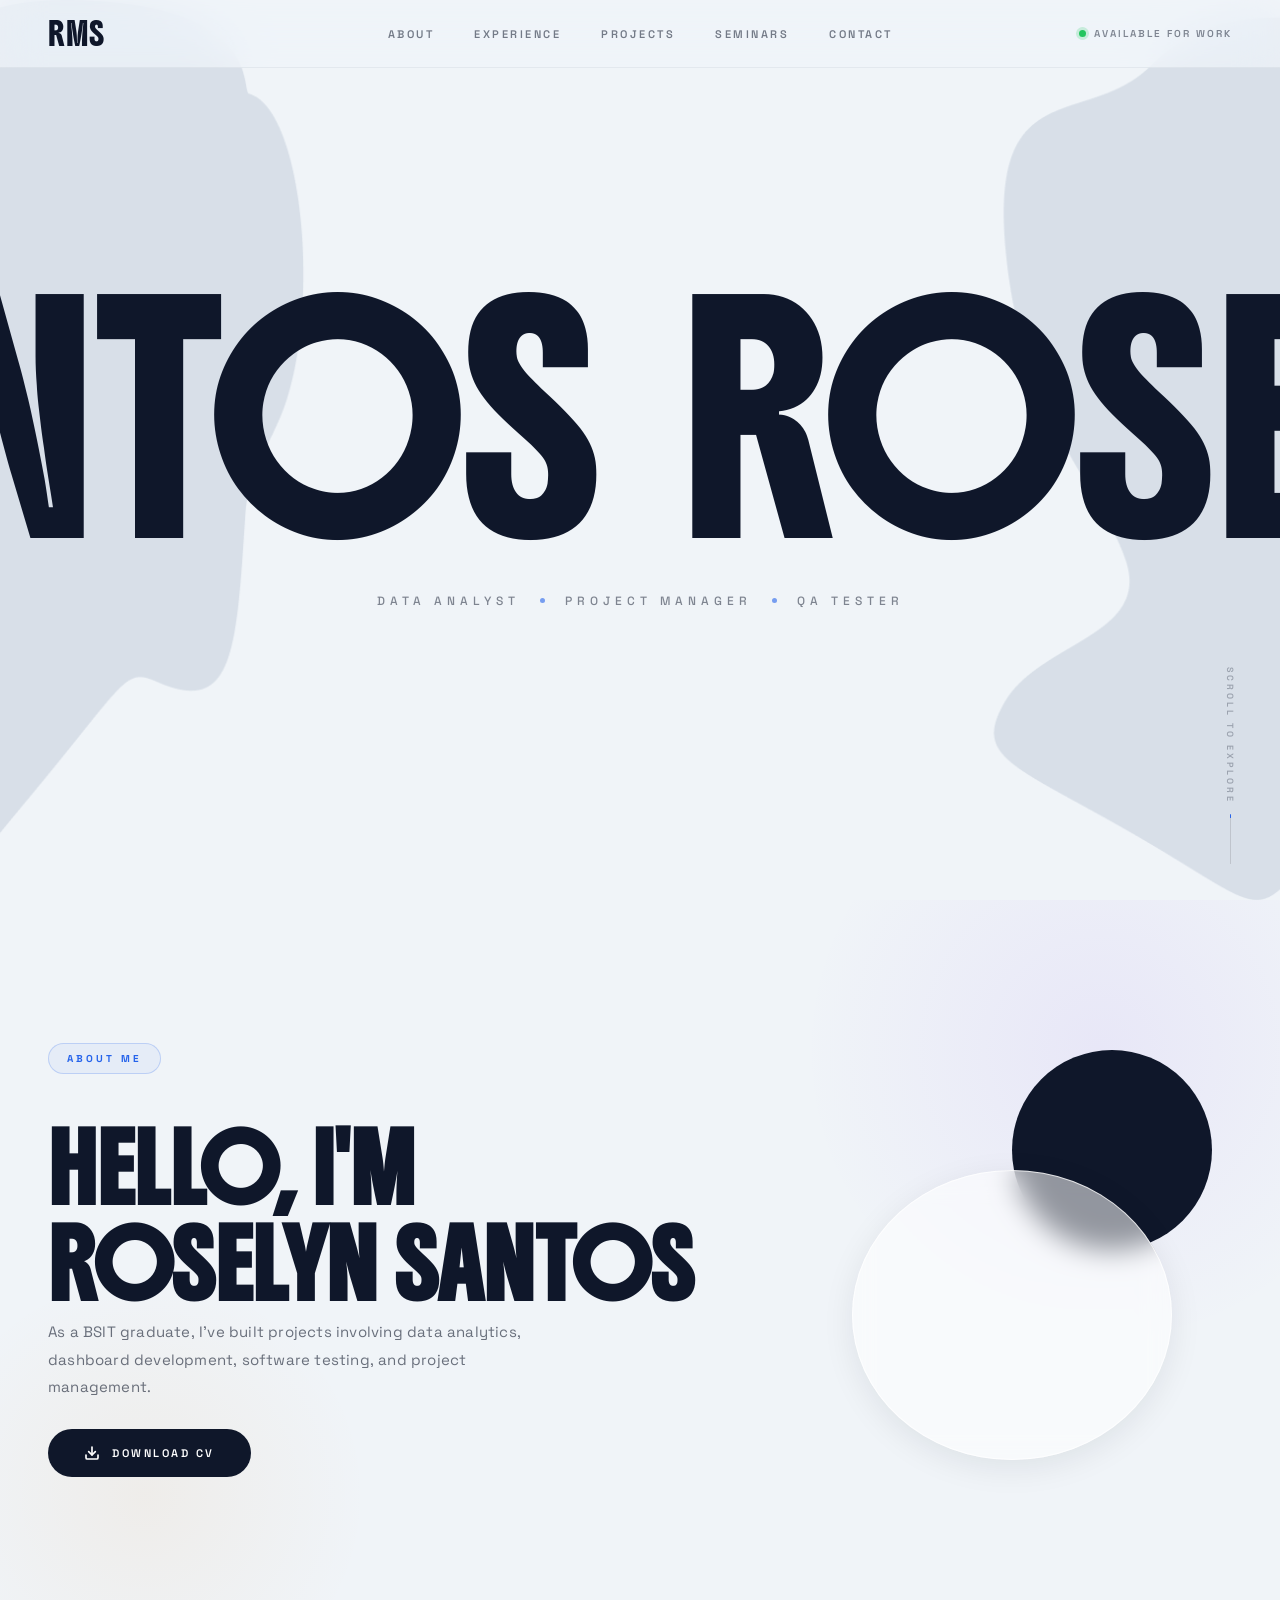
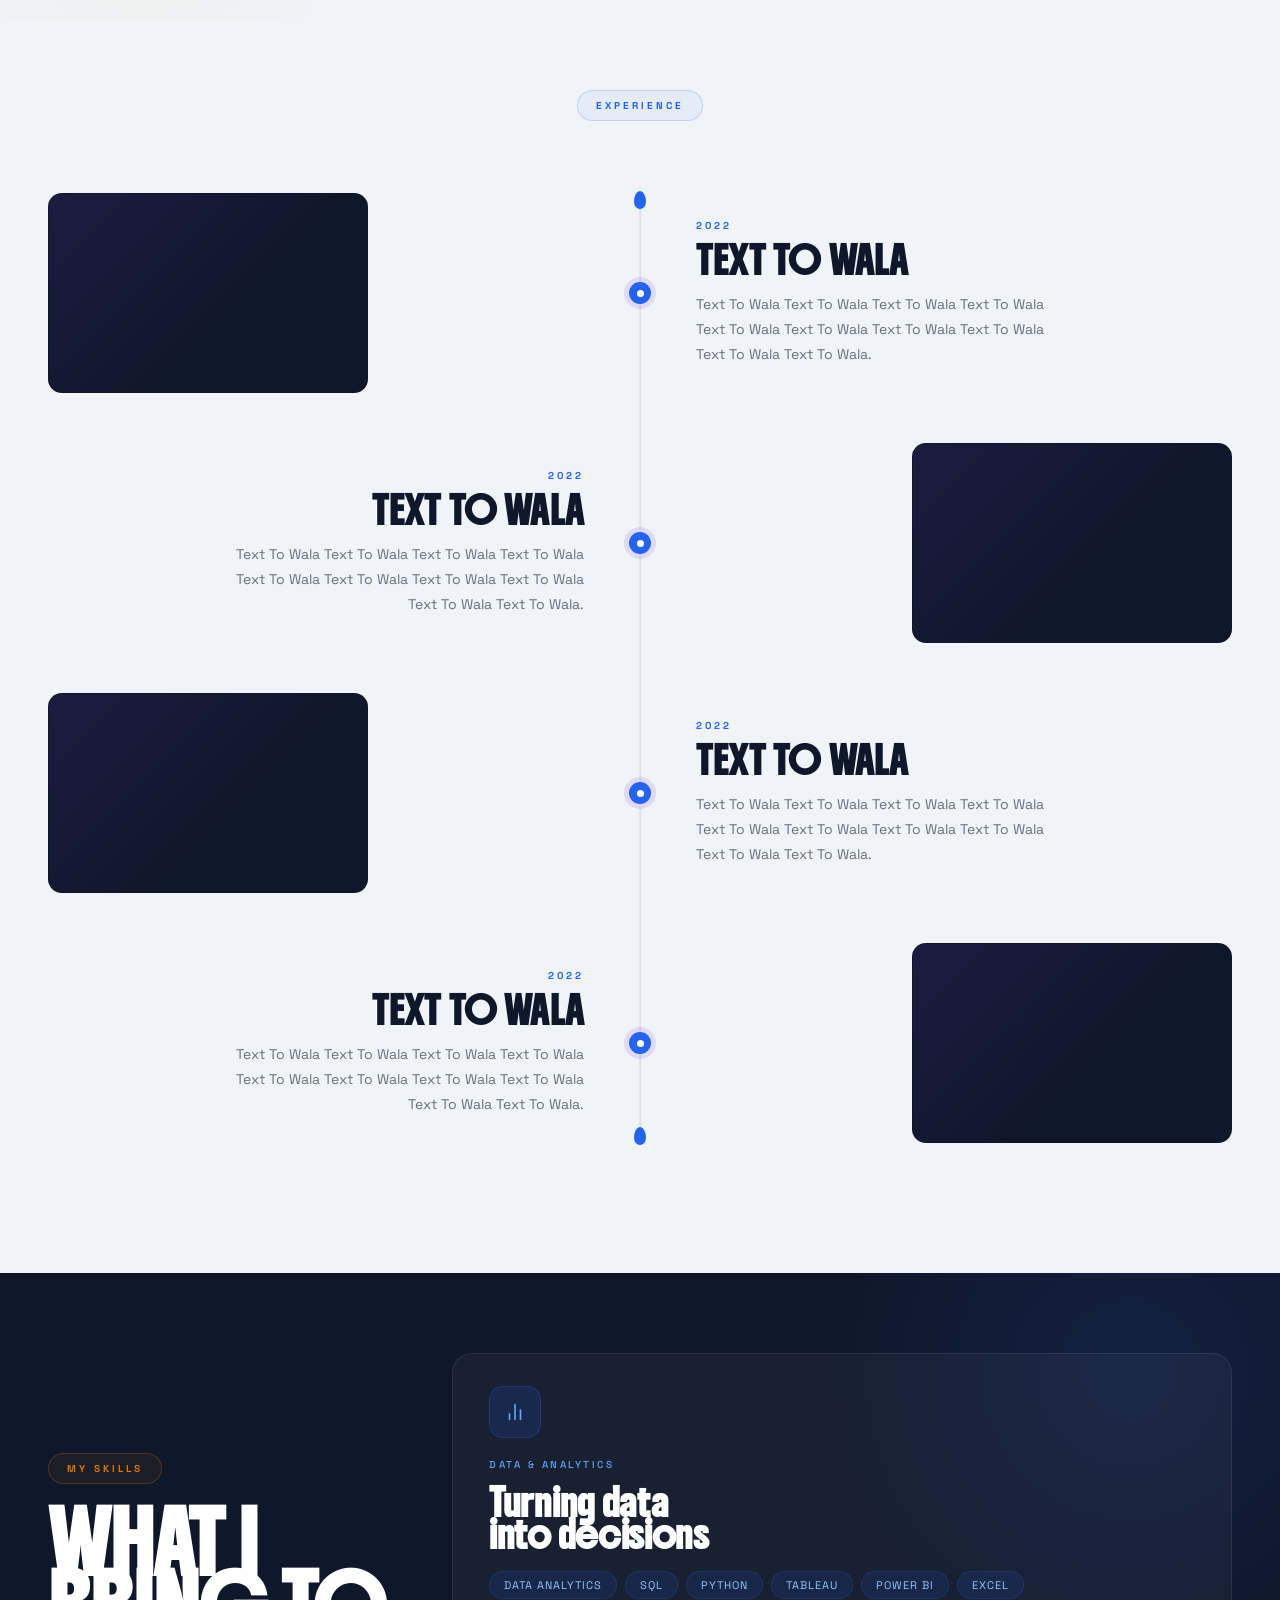
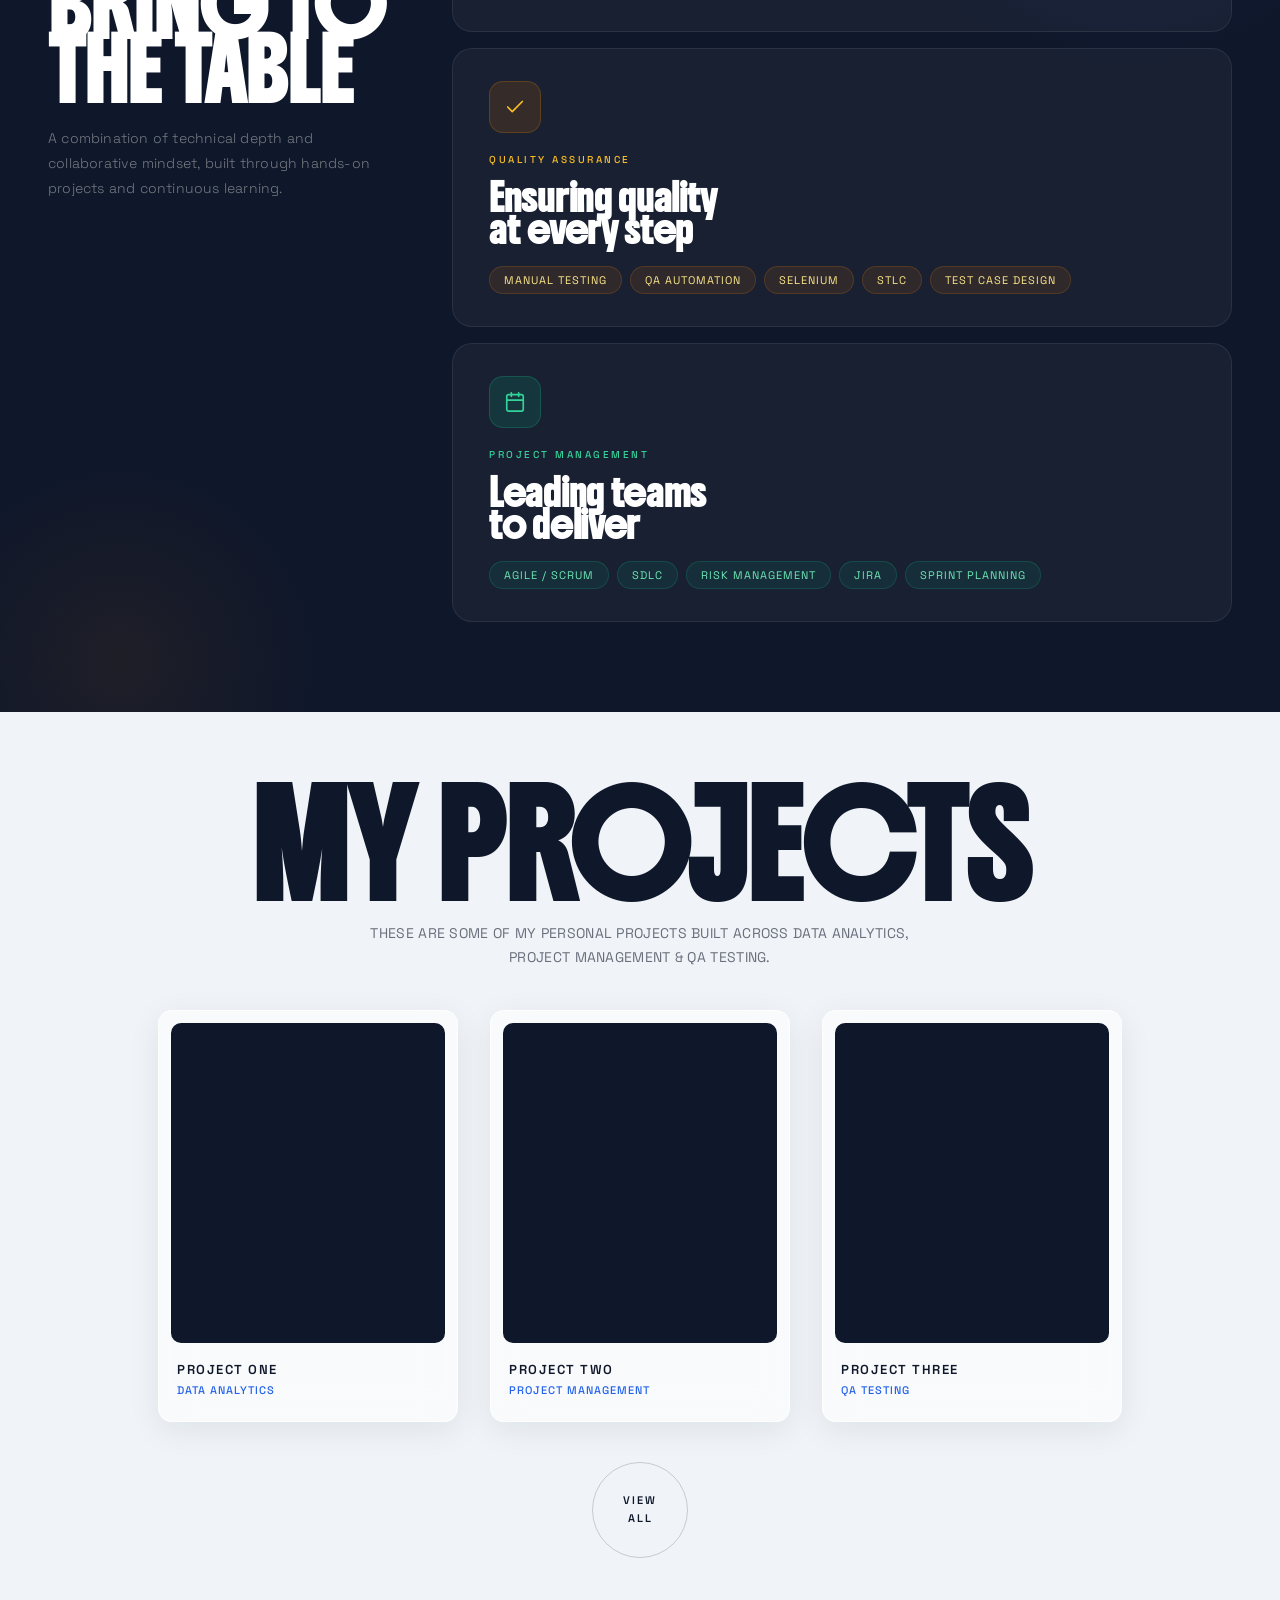
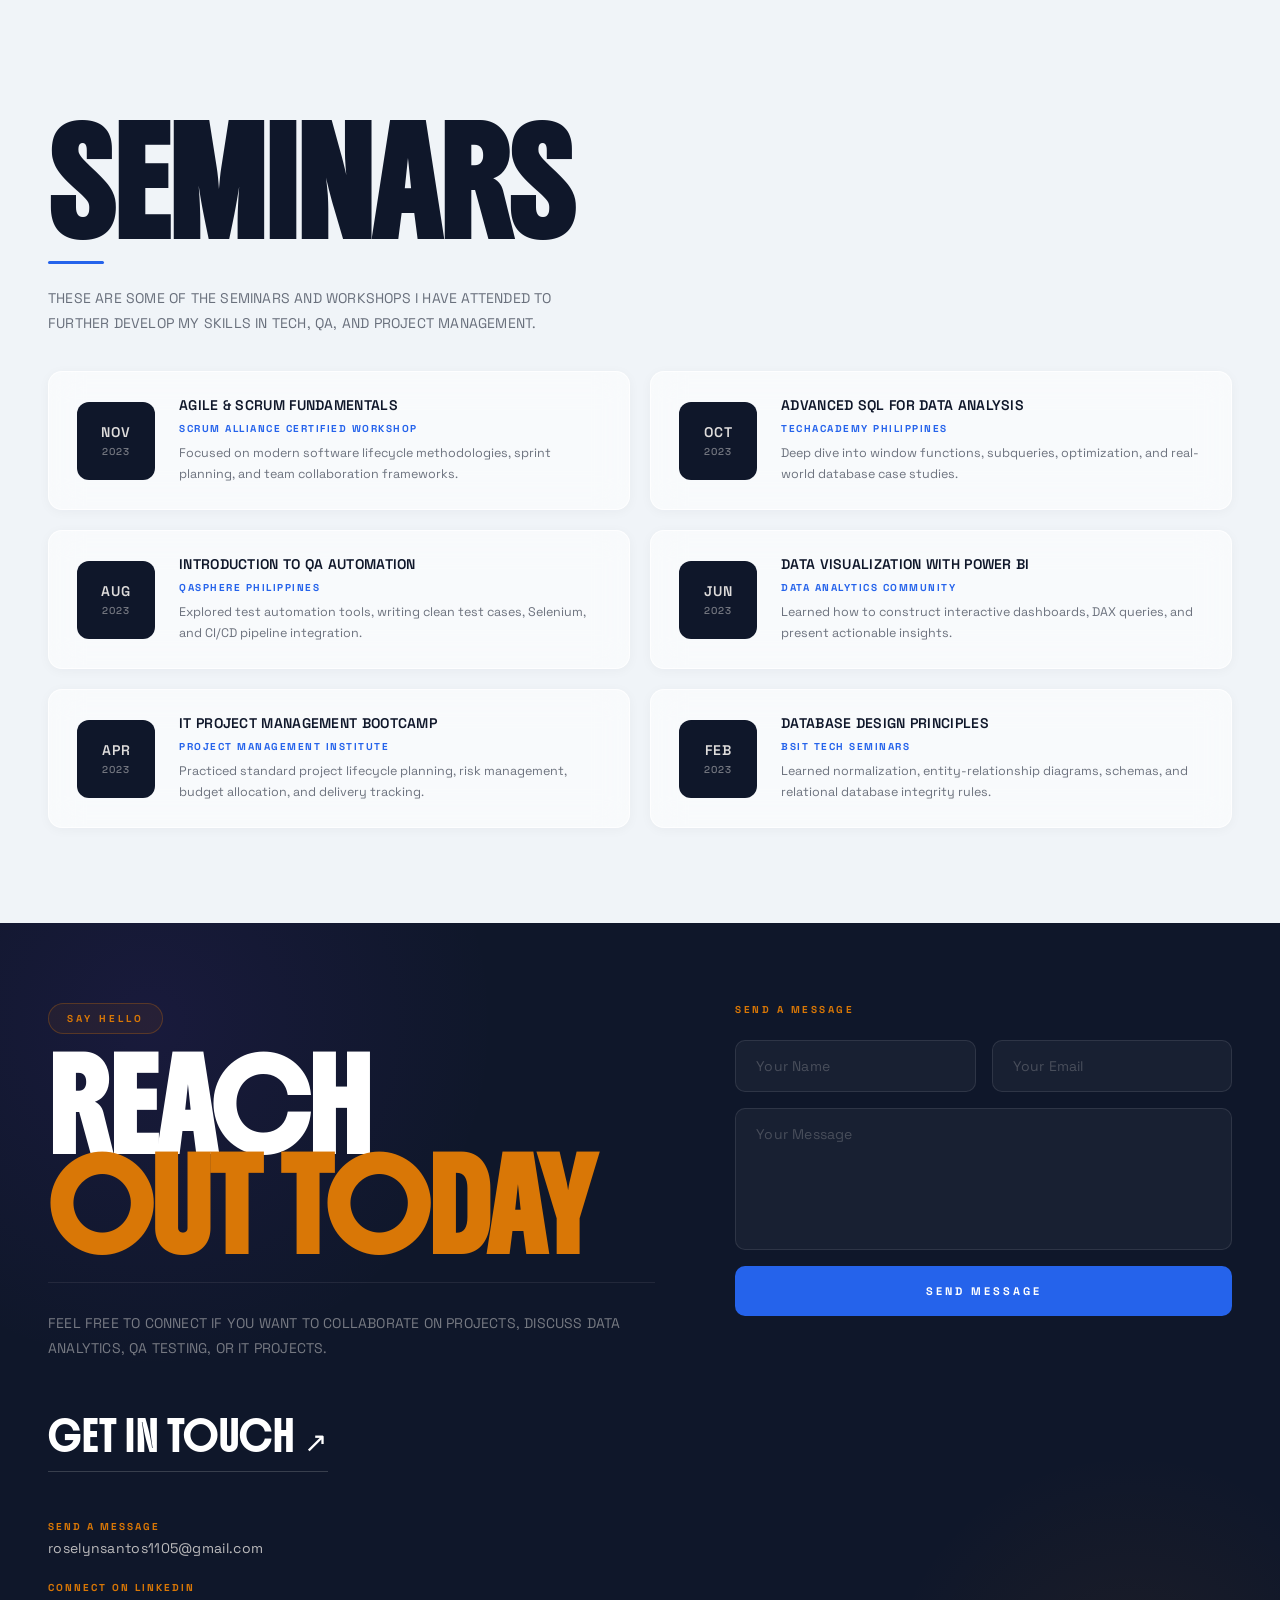
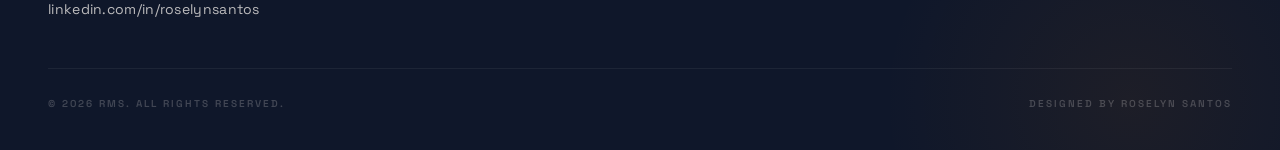
<file: index.html>
<!DOCTYPE html>
<html lang="en">

<head>
    <meta charset="UTF-8">
    <meta name="viewport" content="width=device-width, initial-scale=1.0">
    <meta name="description" content="Roselyn Santos — Data Analyst, Project Manager & QA Tester. Available for work.">
    <link rel="preconnect" href="https://fonts.googleapis.com">
    <link rel="preconnect" href="https://fonts.gstatic.com" crossorigin>
    <link
        href="https://fonts.googleapis.com/css2?family=Boldonse&family=Space+Grotesk:wght@300;400;500;600;700&display=swap"
        rel="stylesheet">
    <link rel="stylesheet" href="style.css">
    <title>RMS — Roselyn Santos Portfolio</title>
</head>

<body>

    <!-- ── Navigation ── -->
    <nav class="nav-head">
        <div class="logo">RMS</div>
        <ul class="nav-menu" id="nav-menu">
            <li><a href="#about" class="menu-link">ABOUT</a></li>
            <li><a href="#experience" class="menu-link">EXPERIENCE</a></li>
            <li><a href="#projects" class="menu-link">PROJECTS</a></li>
            <li><a href="#seminars" class="menu-link">SEMINARS</a></li>
            <li><a href="#contact" class="menu-link">CONTACT</a></li>
        </ul>
        <div class="nav-right">
            <span class="status-dot"></span>
            <span class="status-text">AVAILABLE FOR WORK</span>
        </div>
        <button class="hamburger" id="hamburger" aria-label="Toggle menu" aria-expanded="false">
            <span></span><span></span><span></span>
        </button>
    </nav>

    <!-- ── Hero ── -->
    <section class="hero">
        <div class="hero-container">
            <div class="hero-name-container">
                <h1 class="hero-name"> ROSELYN SANTOS</h1>
                <h1 class="hero-name" aria-hidden="true"> ROSELYN SANTOS</h1>
                <h1 class="hero-name" aria-hidden="true"> ROSELYN SANTOS</h1>
                <h1 class="hero-name" aria-hidden="true"> ROSELYN SANTOS</h1>
            </div>
            <div class="roles">
                <span class="job-role">DATA ANALYST</span>
                <span class="role-dot"></span>
                <span class="job-role">PROJECT MANAGER</span>
                <span class="role-dot"></span>
                <span class="job-role">QA TESTER</span>
            </div>
        </div>
        <div class="scroll-indicator">
            <span class="scroll-text">SCROLL TO EXPLORE</span>
            <div class="scroll-line">
                <span class="scroll-dot"></span>
            </div>
        </div>
    </section>

    <!-- ── About ── -->
    <section class="about" id="about">
        <div class="about-container">
            <div class="about-left">
                <span class="section-label">ABOUT ME</span>
                <h2 class="about-heading">
                    HELLO, I'M<br>
                    ROSELYN SANTOS
                </h2>
                <p class="about-description">
                    As a BSIT graduate, I've built projects involving data analytics,
                    dashboard development, software testing, and project management.
                </p>
                <a href="#" class="btn-download" id="download-cv">
                    <span class="btn-icon">
                        <svg width="16" height="16" viewBox="0 0 24 24" fill="none" stroke="currentColor"
                            stroke-width="2.5" stroke-linecap="round" stroke-linejoin="round">
                            <path d="M21 15v4a2 2 0 0 1-2 2H5a2 2 0 0 1-2-2v-4" />
                            <polyline points="7 10 12 15 17 10" />
                            <line x1="12" y1="15" x2="12" y2="3" />
                        </svg>
                    </span>
                    <span class="btn-text">DOWNLOAD CV</span>
                </a>
            </div>
            <div class="about-right">
                <div class="about-shapes">
                    <div class="shape-circle"></div>
                    <div class="shape-ellipse"></div>
                </div>
            </div>
        </div>
    </section>

    <!-- ── Experience / Timeline ── -->
    <section class="timeline-section" id="experience">
        <div class="timeline-header">
            <span class="section-label">EXPERIENCE</span>
        </div>
        <div class="timeline-wrapper">
            <div class="timeline-line">
                <div class="timeline-line-fill"></div>
            </div>
            <div class="timeline-cap timeline-cap--top"></div>

            <!-- Item 1 -->
            <div class="timeline-item timeline-item--left" data-index="0">
                <div class="ti-image-side">
                    <div class="ti-image"></div>
                </div>
                <div class="ti-dot">
                    <div class="ti-dot-inner"></div>
                </div>
                <div class="ti-text-side">
                    <span class="ti-year">2022</span>
                    <h3 class="ti-title">TEXT TO WALA</h3>
                    <p class="ti-desc">Text To Wala Text To Wala Text To Wala Text To Wala Text To Wala Text To Wala
                        Text To Wala Text To Wala Text To Wala Text To Wala.</p>
                </div>
            </div>

            <!-- Item 2 -->
            <div class="timeline-item timeline-item--right" data-index="1">
                <div class="ti-text-side">
                    <span class="ti-year">2022</span>
                    <h3 class="ti-title">TEXT TO WALA</h3>
                    <p class="ti-desc">Text To Wala Text To Wala Text To Wala Text To Wala Text To Wala Text To Wala
                        Text To Wala Text To Wala Text To Wala Text To Wala.</p>
                </div>
                <div class="ti-dot">
                    <div class="ti-dot-inner"></div>
                </div>
                <div class="ti-image-side">
                    <div class="ti-image"></div>
                </div>
            </div>

            <!-- Item 3 -->
            <div class="timeline-item timeline-item--left" data-index="2">
                <div class="ti-image-side">
                    <div class="ti-image"></div>
                </div>
                <div class="ti-dot">
                    <div class="ti-dot-inner"></div>
                </div>
                <div class="ti-text-side">
                    <span class="ti-year">2022</span>
                    <h3 class="ti-title">TEXT TO WALA</h3>
                    <p class="ti-desc">Text To Wala Text To Wala Text To Wala Text To Wala Text To Wala Text To Wala
                        Text To Wala Text To Wala Text To Wala Text To Wala.</p>
                </div>
            </div>

            <!-- Item 4 -->
            <div class="timeline-item timeline-item--right" data-index="3">
                <div class="ti-text-side">
                    <span class="ti-year">2022</span>
                    <h3 class="ti-title">TEXT TO WALA</h3>
                    <p class="ti-desc">Text To Wala Text To Wala Text To Wala Text To Wala Text To Wala Text To Wala
                        Text To Wala Text To Wala Text To Wala Text To Wala.</p>
                </div>
                <div class="ti-dot">
                    <div class="ti-dot-inner"></div>
                </div>
                <div class="ti-image-side">
                    <div class="ti-image"></div>
                </div>
            </div>

            <div class="timeline-cap timeline-cap--bottom"></div>
        </div>
    </section>

    <!-- ── Skills ── -->
    <section class="skills-section" id="skills">
        <div class="skills-container">
            <div class="skills-header">
                <span class="section-label">MY SKILLS</span>
                <h2 class="skills-title">WHAT I<br>BRING TO<br>THE TABLE</h2>
                <p class="skills-intro">A combination of technical depth and collaborative mindset, built through hands-on projects and continuous learning.</p>
            </div>
            <div class="skills-grid">

                <!-- Card 1: Data Analytics -->
                <div class="skill-card skill-card--primary">
                    <div class="skill-card-icon">
                        <svg viewBox="0 0 24 24" fill="none" stroke="currentColor" stroke-width="1.8" stroke-linecap="round" stroke-linejoin="round">
                            <line x1="18" y1="20" x2="18" y2="10"/><line x1="12" y1="20" x2="12" y2="4"/><line x1="6" y1="20" x2="6" y2="14"/>
                        </svg>
                    </div>
                    <span class="skill-card-category">Data & Analytics</span>
                    <h3 class="skill-card-title">Turning data<br>into decisions</h3>
                    <div class="skill-tags">
                        <span class="skill-tag">Data Analytics</span>
                        <span class="skill-tag">SQL</span>
                        <span class="skill-tag">Python</span>
                        <span class="skill-tag">Tableau</span>
                        <span class="skill-tag">Power BI</span>
                        <span class="skill-tag">Excel</span>
                    </div>
                </div>

                <!-- Card 2: QA Testing -->
                <div class="skill-card skill-card--secondary">
                    <div class="skill-card-icon">
                        <svg viewBox="0 0 24 24" fill="none" stroke="currentColor" stroke-width="1.8" stroke-linecap="round" stroke-linejoin="round">
                            <polyline points="20 6 9 17 4 12"/>
                        </svg>
                    </div>
                    <span class="skill-card-category">Quality Assurance</span>
                    <h3 class="skill-card-title">Ensuring quality<br>at every step</h3>
                    <div class="skill-tags">
                        <span class="skill-tag">Manual Testing</span>
                        <span class="skill-tag">QA Automation</span>
                        <span class="skill-tag">Selenium</span>
                        <span class="skill-tag">STLC</span>
                        <span class="skill-tag">Test Case Design</span>
                    </div>
                </div>

                <!-- Card 3: Project Management -->
                <div class="skill-card skill-card--tertiary">
                    <div class="skill-card-icon">
                        <svg viewBox="0 0 24 24" fill="none" stroke="currentColor" stroke-width="1.8" stroke-linecap="round" stroke-linejoin="round">
                            <rect x="3" y="4" width="18" height="18" rx="2" ry="2"/><line x1="16" y1="2" x2="16" y2="6"/><line x1="8" y1="2" x2="8" y2="6"/><line x1="3" y1="10" x2="21" y2="10"/>
                        </svg>
                    </div>
                    <span class="skill-card-category">Project Management</span>
                    <h3 class="skill-card-title">Leading teams<br>to deliver</h3>
                    <div class="skill-tags">
                        <span class="skill-tag">Agile / Scrum</span>
                        <span class="skill-tag">SDLC</span>
                        <span class="skill-tag">Risk Management</span>
                        <span class="skill-tag">Jira</span>
                        <span class="skill-tag">Sprint Planning</span>
                    </div>
                </div>

            </div>
        </div>
    </section>

    <!-- ── Projects ── -->
    <section class="projects-section" id="projects">
        <div class="projects-header">
            <h2 class="projects-title">MY PROJECTS</h2>
            <p class="projects-subtitle">THESE ARE SOME OF MY PERSONAL PROJECTS BUILT ACROSS DATA ANALYTICS, PROJECT MANAGEMENT &amp; QA TESTING.</p>
        </div>

        <div class="projects-grid">
            <!-- Card 1 -->
            <a class="project-card" data-proj="0" href="projects-data-analytics.html">
                <div class="project-card-inner">
                    <div class="project-image">
                        <div class="project-hover-overlay">
                            <div class="view-eye">
                                <svg viewBox="0 0 24 24" fill="none" stroke="currentColor" stroke-width="1.8"
                                    stroke-linecap="round" stroke-linejoin="round">
                                    <path d="M1 12s4-8 11-8 11 8 11 8-4 8-11 8-11-8-11-8z" />
                                    <circle cx="12" cy="12" r="3" />
                                </svg>
                            </div>
                            <span class="view-label">VIEW</span>
                        </div>
                    </div>
                    <div class="project-card-footer">
                        <span class="project-name">PROJECT ONE</span>
                        <span class="project-type">DATA ANALYTICS</span>
                    </div>
                </div>
            </a>

            <!-- Card 2 -->
            <a class="project-card" data-proj="1" href="projects-project-management.html">
                <div class="project-card-inner">
                    <div class="project-image">
                        <div class="project-hover-overlay">
                            <div class="view-eye">
                                <svg viewBox="0 0 24 24" fill="none" stroke="currentColor" stroke-width="1.8"
                                    stroke-linecap="round" stroke-linejoin="round">
                                    <path d="M1 12s4-8 11-8 11 8 11 8-4 8-11 8-11-8-11-8z" />
                                    <circle cx="12" cy="12" r="3" />
                                </svg>
                            </div>
                            <span class="view-label">VIEW</span>
                        </div>
                    </div>
                    <div class="project-card-footer">
                        <span class="project-name">PROJECT TWO</span>
                        <span class="project-type">PROJECT MANAGEMENT</span>
                    </div>
                </div>
            </a>

            <!-- Card 3 -->
            <a class="project-card" data-proj="2" href="projects-qa-testing.html">
                <div class="project-card-inner">
                    <div class="project-image">
                        <div class="project-hover-overlay">
                            <div class="view-eye">
                                <svg viewBox="0 0 24 24" fill="none" stroke="currentColor" stroke-width="1.8"
                                    stroke-linecap="round" stroke-linejoin="round">
                                    <path d="M1 12s4-8 11-8 11 8 11 8-4 8-11 8-11-8-11-8z" />
                                    <circle cx="12" cy="12" r="3" />
                                </svg>
                            </div>
                            <span class="view-label">VIEW</span>
                        </div>
                    </div>
                    <div class="project-card-footer">
                        <span class="project-name">PROJECT THREE</span>
                        <span class="project-type">QA TESTING</span>
                    </div>
                </div>
            </a>
        </div>

        <div class="projects-cta">
            <a href="projects.html" class="view-all-btn" id="view-all-projects">
                <span>VIEW</span>
                <span>ALL</span>
            </a>
        </div>
    </section>

    <!-- ── Seminars ── -->
    <section class="seminars-section" id="seminars">
        <div class="seminars-container">
            <div class="seminars-header">
                <h2 class="seminars-title">SEMINARS</h2>
                <div class="seminars-header-line"></div>
                <p class="seminars-subtitle">THESE ARE SOME OF THE SEMINARS AND WORKSHOPS I HAVE ATTENDED TO FURTHER DEVELOP MY SKILLS IN TECH, QA, AND PROJECT MANAGEMENT.</p>
            </div>

            <div class="seminars-grid">
                <!-- Seminar 1 -->
                <div class="seminar-card" data-seminar="0">
                    <div class="seminar-date-box">
                        <span class="seminar-month">NOV</span>
                        <span class="seminar-year">2023</span>
                    </div>
                    <div class="seminar-content">
                        <h3 class="seminar-name">AGILE &amp; SCRUM FUNDAMENTALS</h3>
                        <span class="seminar-org">Scrum Alliance Certified Workshop</span>
                        <p class="seminar-desc">Focused on modern software lifecycle methodologies, sprint planning, and
                            team collaboration frameworks.</p>
                    </div>
                </div>

                <!-- Seminar 2 -->
                <div class="seminar-card" data-seminar="1">
                    <div class="seminar-date-box">
                        <span class="seminar-month">OCT</span>
                        <span class="seminar-year">2023</span>
                    </div>
                    <div class="seminar-content">
                        <h3 class="seminar-name">ADVANCED SQL FOR DATA ANALYSIS</h3>
                        <span class="seminar-org">TechAcademy Philippines</span>
                        <p class="seminar-desc">Deep dive into window functions, subqueries, optimization, and
                            real-world database case studies.</p>
                    </div>
                </div>

                <!-- Seminar 3 -->
                <div class="seminar-card" data-seminar="2">
                    <div class="seminar-date-box">
                        <span class="seminar-month">AUG</span>
                        <span class="seminar-year">2023</span>
                    </div>
                    <div class="seminar-content">
                        <h3 class="seminar-name">INTRODUCTION TO QA AUTOMATION</h3>
                        <span class="seminar-org">QASphere Philippines</span>
                        <p class="seminar-desc">Explored test automation tools, writing clean test cases, Selenium, and
                            CI/CD pipeline integration.</p>
                    </div>
                </div>

                <!-- Seminar 4 -->
                <div class="seminar-card" data-seminar="3">
                    <div class="seminar-date-box">
                        <span class="seminar-month">JUN</span>
                        <span class="seminar-year">2023</span>
                    </div>
                    <div class="seminar-content">
                        <h3 class="seminar-name">DATA VISUALIZATION WITH POWER BI</h3>
                        <span class="seminar-org">Data Analytics Community</span>
                        <p class="seminar-desc">Learned how to construct interactive dashboards, DAX queries, and
                            present actionable insights.</p>
                    </div>
                </div>

                <!-- Seminar 5 -->
                <div class="seminar-card" data-seminar="4">
                    <div class="seminar-date-box">
                        <span class="seminar-month">APR</span>
                        <span class="seminar-year">2023</span>
                    </div>
                    <div class="seminar-content">
                        <h3 class="seminar-name">IT PROJECT MANAGEMENT BOOTCAMP</h3>
                        <span class="seminar-org">Project Management Institute</span>
                        <p class="seminar-desc">Practiced standard project lifecycle planning, risk management, budget
                            allocation, and delivery tracking.</p>
                    </div>
                </div>

                <!-- Seminar 6 -->
                <div class="seminar-card" data-seminar="5">
                    <div class="seminar-date-box">
                        <span class="seminar-month">FEB</span>
                        <span class="seminar-year">2023</span>
                    </div>
                    <div class="seminar-content">
                        <h3 class="seminar-name">DATABASE DESIGN PRINCIPLES</h3>
                        <span class="seminar-org">BSIT Tech Seminars</span>
                        <p class="seminar-desc">Learned normalization, entity-relationship diagrams, schemas, and
                            relational database integrity rules.</p>
                    </div>
                </div>
            </div>
        </div>
    </section>

    <!-- ── Contact ── -->
    <section class="contact-section" id="contact">
        <div class="contact-container">
            <div class="contact-left">
                <span class="contact-small-label">SAY HELLO</span>
                <h2 class="contact-title">REACH<br><span class="highlight">OUT TODAY</span></h2>
                <div class="contact-title-line"></div>
                <p class="contact-subtitle">FEEL FREE TO CONNECT IF YOU WANT TO COLLABORATE ON PROJECTS, DISCUSS DATA ANALYTICS, QA TESTING, OR IT PROJECTS.</p>

                <div class="get-in-touch-btn-wrap">
                    <a href="mailto:roselynsantos1105@gmail.com" class="get-in-touch-title">
                        GET IN TOUCH <span class="arrow">↗</span>
                    </a>
                    <div class="contact-btn-line"></div>
                </div>

                <div class="contact-info-list">
                    <div class="contact-info-item">
                        <span class="contact-info-label">SEND A MESSAGE</span>
                        <a href="mailto:roselynsantos1105@gmail.com"
                            class="contact-info-value">roselynsantos1105@gmail.com</a>
                    </div>
                    <div class="contact-info-item">
                        <span class="contact-info-label">CONNECT ON LINKEDIN</span>
                        <a href="https://linkedin.com/in/roselynsantos" target="_blank"
                            class="contact-info-value">linkedin.com/in/roselynsantos</a>
                    </div>
                </div>
            </div>

            <div class="contact-right">
                <span class="contact-form-label">SEND A MESSAGE</span>
                <form class="contact-form" action="#" method="POST" id="portfolio-contact-form">
                    <div class="form-row">
                        <div class="form-group">
                            <input type="text" id="contact-name" name="name" placeholder="Your Name" required>
                        </div>
                        <div class="form-group">
                            <input type="email" id="contact-email" name="email" placeholder="Your Email" required>
                        </div>
                    </div>
                    <div class="form-group">
                        <textarea id="contact-message" name="message" rows="6" placeholder="Your Message"
                            required></textarea>
                    </div>
                    <button type="submit" class="btn-send-message">
                        <span>SEND MESSAGE</span>
                    </button>
                </form>
            </div>
        </div>

        <footer class="portfolio-footer">
            <div class="footer-divider"></div>
            <div class="footer-bottom">
                <span class="footer-copyright">&copy; 2026 RMS. ALL RIGHTS RESERVED.</span>
                <span class="footer-designer">DESIGNED BY ROSELYN SANTOS</span>
            </div>
        </footer>
    </section>

    <script src="script.js"></script>
</body>

</html>
</file>
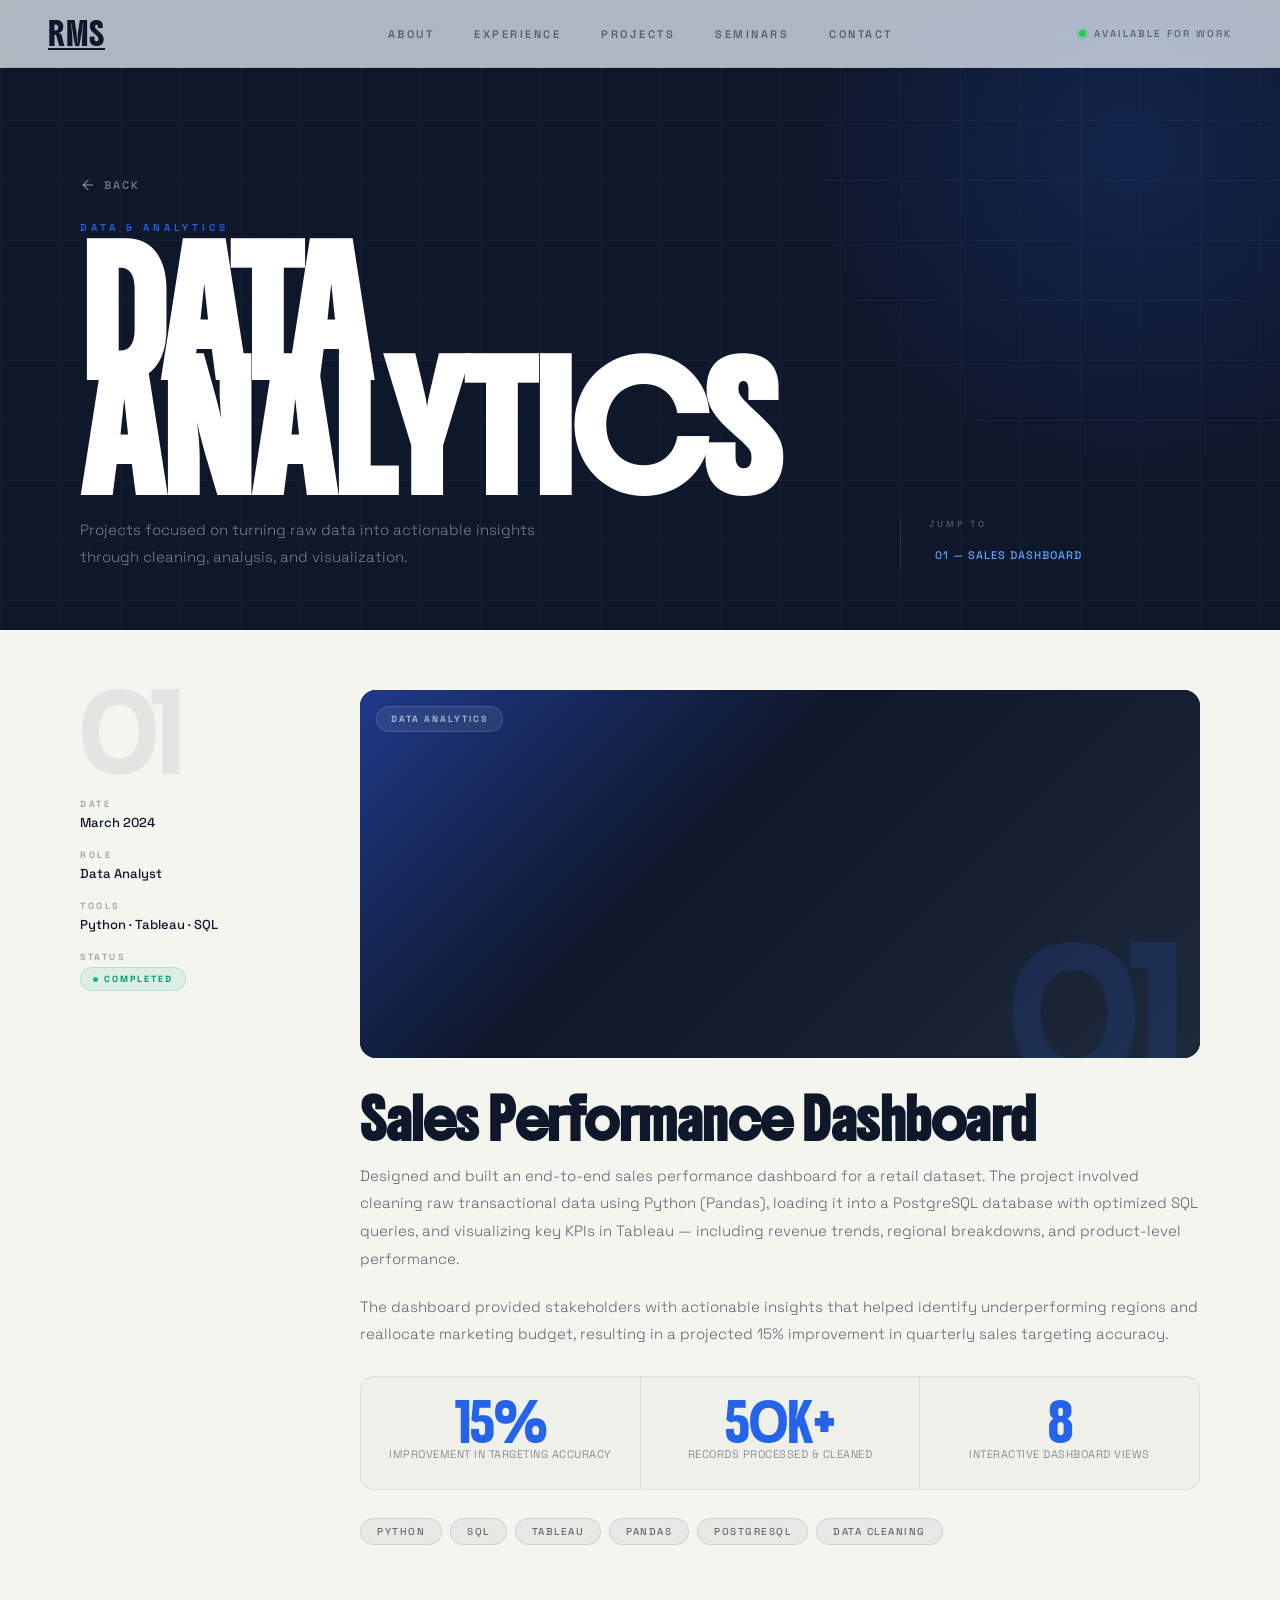
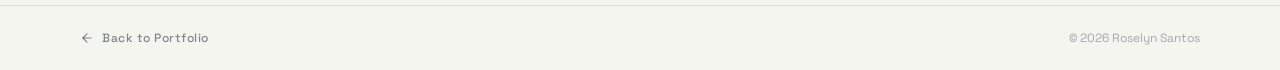
<file: projects-data-analytics.html>
<!DOCTYPE html>
<html lang="en">

<head>
    <meta charset="UTF-8">
    <meta name="viewport" content="width=device-width, initial-scale=1.0">
    <meta name="description" content="Roselyn Santos — Data Analytics Projects: dashboards, data cleaning, and visualization work.">
    <link rel="preconnect" href="https://fonts.googleapis.com">
    <link rel="preconnect" href="https://fonts.gstatic.com" crossorigin>
    <link href="https://fonts.googleapis.com/css2?family=Boldonse&family=Space+Grotesk:wght@300;400;500;600;700&display=swap" rel="stylesheet">
    <link rel="stylesheet" href="style.css">
    <link rel="stylesheet" href="projects.css">
    <title>Data Analytics Projects — Roselyn Santos</title>
</head>

<body class="projects-page">

    <!-- ── Navigation ── -->
    <nav class="nav-head">
        <a href="index.html" class="logo">RMS</a>
        <ul class="nav-menu">
            <li><a href="index.html#about" class="menu-link">ABOUT</a></li>
            <li><a href="index.html#experience" class="menu-link">EXPERIENCE</a></li>
            <li><a href="index.html#projects" class="menu-link">PROJECTS</a></li>
            <li><a href="index.html#seminars" class="menu-link">SEMINARS</a></li>
            <li><a href="index.html#contact" class="menu-link">CONTACT</a></li>
        </ul>
        <div class="nav-right">
            <span class="status-dot"></span>
            <span class="status-text">AVAILABLE FOR WORK</span>
        </div>
    </nav>

    <!-- ── Page Header ── -->
    <header class="pj-header">
        <div class="pj-header-inner">
            <a href="index.html#projects" class="pj-back-link">
                <svg width="16" height="16" viewBox="0 0 24 24" fill="none" stroke="currentColor" stroke-width="2" stroke-linecap="round" stroke-linejoin="round">
                    <line x1="19" y1="12" x2="5" y2="12"/><polyline points="12 19 5 12 12 5"/>
                </svg>
                <span>BACK</span>
            </a>
            <span class="pj-eyebrow">DATA & ANALYTICS</span>
            <h1 class="pj-title">DATA<br>ANALYTICS</h1>
            <p class="pj-subtitle">Projects focused on turning raw data into actionable insights through cleaning, analysis, and visualization.</p>
        </div>
        <!-- floating index -->
        <div class="pj-index">
            <span class="pj-index-label">JUMP TO</span>
            <a href="#proj-da-01" class="pj-index-link">01 — SALES DASHBOARD</a>
        </div>
    </header>

    <!-- ── Projects List ── -->
    <main class="pj-main">

        <!-- ═══ PROJECT 01 ═══ -->
        <article class="pj-entry" id="proj-da-01">
            <div class="pj-entry-aside">
                <div class="pj-number">01</div>
                <div class="pj-meta-stack">
                    <div class="pj-meta-item">
                        <span class="pj-meta-label">DATE</span>
                        <span class="pj-meta-value">March 2024</span>
                    </div>
                    <div class="pj-meta-item">
                        <span class="pj-meta-label">ROLE</span>
                        <span class="pj-meta-value">Data Analyst</span>
                    </div>
                    <div class="pj-meta-item">
                        <span class="pj-meta-label">TOOLS</span>
                        <span class="pj-meta-value">Python · Tableau · SQL</span>
                    </div>
                    <div class="pj-meta-item">
                        <span class="pj-meta-label">STATUS</span>
                        <span class="pj-status pj-status--done">COMPLETED</span>
                    </div>
                </div>
            </div>

            <div class="pj-entry-body">
                <div class="pj-image-wrap">
                    <div class="pj-image-placeholder" data-num="01"></div>
                    <div class="pj-category-tag">DATA ANALYTICS</div>
                </div>

                <div class="pj-content">
                    <h2 class="pj-name">Sales Performance Dashboard</h2>
                    <p class="pj-description">
                        Designed and built an end-to-end sales performance dashboard for a retail dataset. The project involved cleaning raw transactional data using Python (Pandas), loading it into a PostgreSQL database with optimized SQL queries, and visualizing key KPIs in Tableau — including revenue trends, regional breakdowns, and product-level performance.
                    </p>
                    <p class="pj-description">
                        The dashboard provided stakeholders with actionable insights that helped identify underperforming regions and reallocate marketing budget, resulting in a projected 15% improvement in quarterly sales targeting accuracy.
                    </p>

                    <div class="pj-highlights">
                        <div class="pj-highlight-item">
                            <span class="pj-highlight-val">15%</span>
                            <span class="pj-highlight-desc">Improvement in targeting accuracy</span>
                        </div>
                        <div class="pj-highlight-item">
                            <span class="pj-highlight-val">50K+</span>
                            <span class="pj-highlight-desc">Records processed &amp; cleaned</span>
                        </div>
                        <div class="pj-highlight-item">
                            <span class="pj-highlight-val">8</span>
                            <span class="pj-highlight-desc">Interactive dashboard views</span>
                        </div>
                    </div>

                    <div class="pj-tags">
                        <span class="pj-tag">Python</span>
                        <span class="pj-tag">SQL</span>
                        <span class="pj-tag">Tableau</span>
                        <span class="pj-tag">Pandas</span>
                        <span class="pj-tag">PostgreSQL</span>
                        <span class="pj-tag">Data Cleaning</span>
                    </div>
                </div>
            </div>
        </article>

    </main>

    <!-- ── Footer ── -->
    <footer class="pj-footer">
        <a href="index.html#projects" class="pj-footer-back">
            <svg width="14" height="14" viewBox="0 0 24 24" fill="none" stroke="currentColor" stroke-width="2" stroke-linecap="round" stroke-linejoin="round">
                <line x1="19" y1="12" x2="5" y2="12"/><polyline points="12 19 5 12 12 5"/>
            </svg>
            Back to Portfolio
        </a>
        <span class="pj-footer-copy">&copy; 2026 Roselyn Santos</span>
    </footer>

    <script>
        // Nav scroll effect
        const nav = document.querySelector('.nav-head');
        window.addEventListener('scroll', () => {
            nav.classList.toggle('scrolled', window.scrollY > 60);
        }, { passive: true });

        // Scroll reveal
        const observer = new IntersectionObserver((entries) => {
            entries.forEach(e => {
                if (e.isIntersecting) {
                    e.target.classList.add('is-visible');
                    observer.unobserve(e.target);
                }
            });
        }, { threshold: 0.05, rootMargin: '0px 0px -40px 0px' });
        document.querySelectorAll('.pj-entry').forEach(el => observer.observe(el));

        // Active index link
        const projEntries = document.querySelectorAll('.pj-entry');
        const indexLinks = document.querySelectorAll('.pj-index-link');
        const scrollSpy = new IntersectionObserver((entries) => {
            entries.forEach(e => {
                if (e.isIntersecting) {
                    indexLinks.forEach(l => l.classList.remove('active'));
                    const active = document.querySelector(`.pj-index-link[href="#${e.target.id}"]`);
                    if (active) active.classList.add('active');
                }
            });
        }, { threshold: 0.5 });
        projEntries.forEach(el => scrollSpy.observe(el));
    </script>

</body>
</html>
</file>
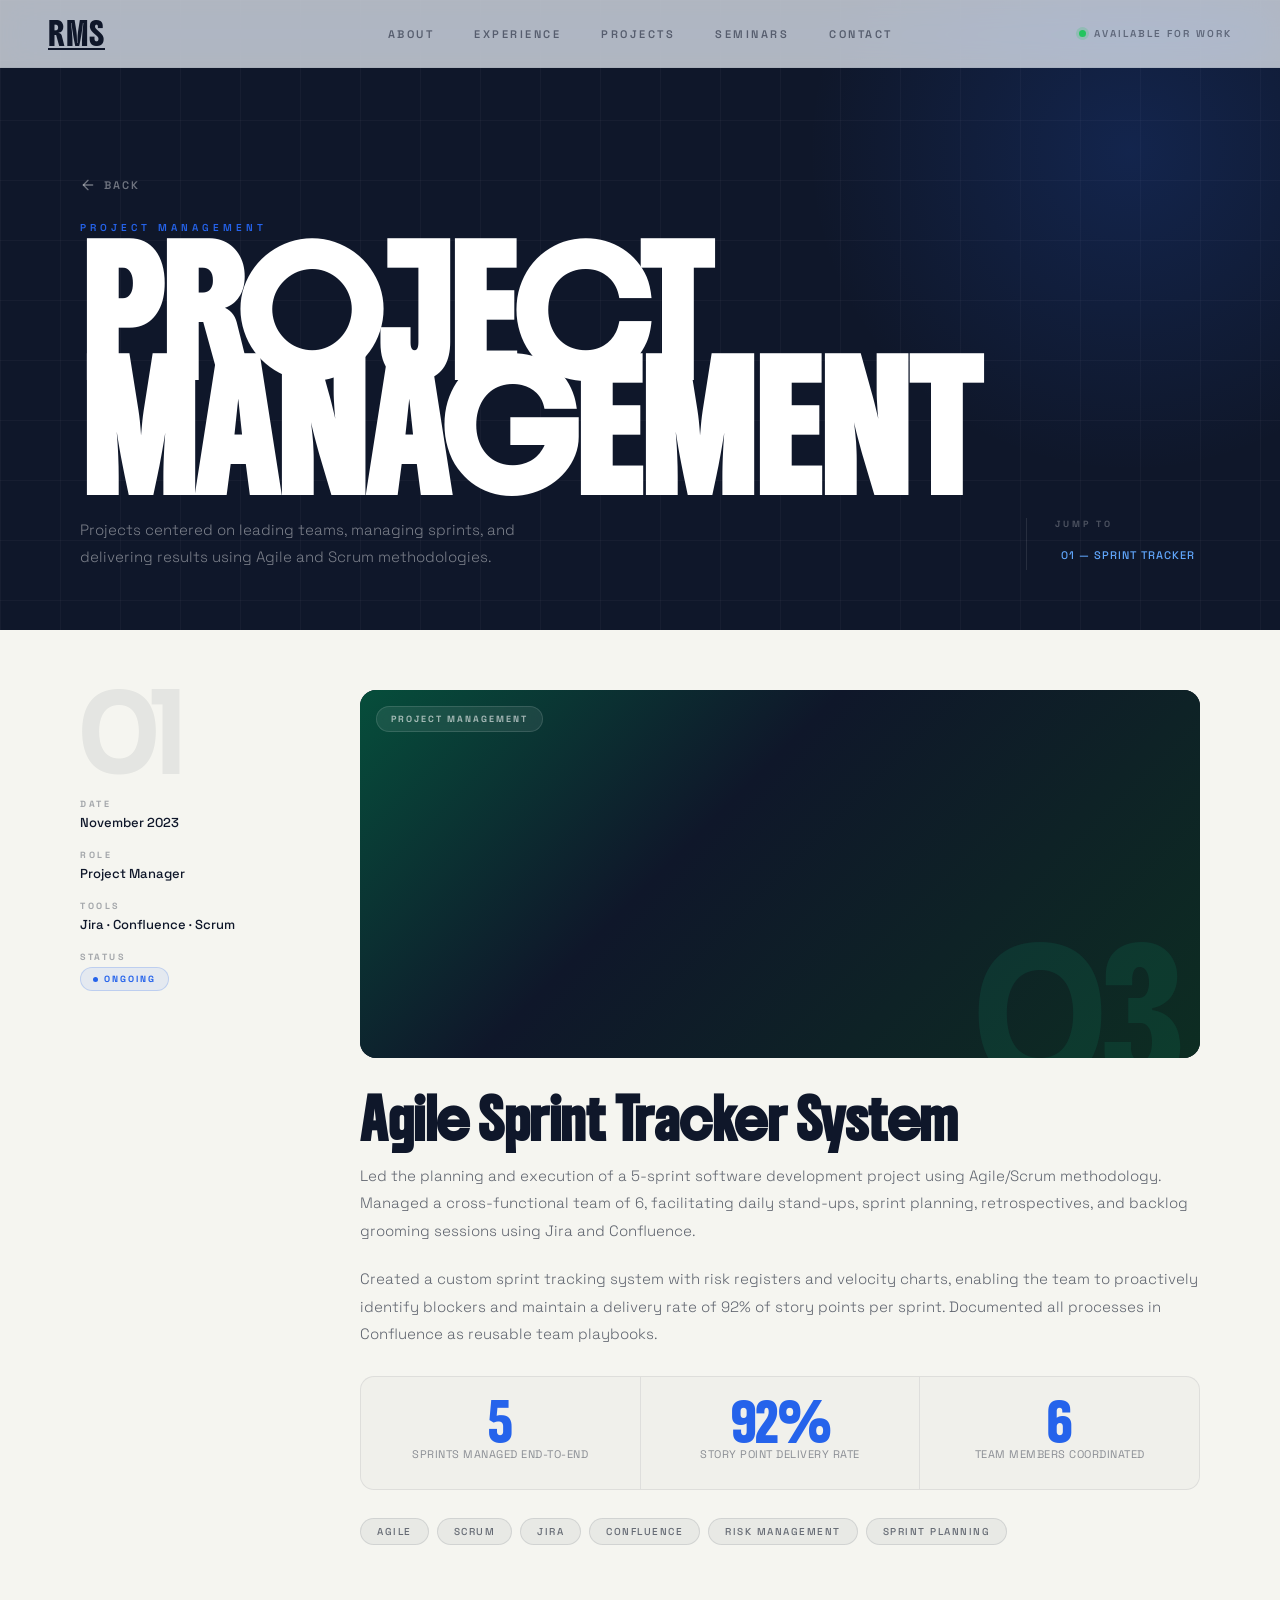
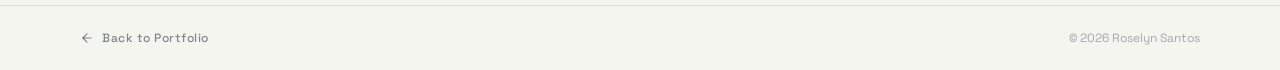
<file: projects-project-management.html>
<!DOCTYPE html>
<html lang="en">

<head>
    <meta charset="UTF-8">
    <meta name="viewport" content="width=device-width, initial-scale=1.0">
    <meta name="description" content="Roselyn Santos — Project Management Projects: Agile, Scrum, sprint tracking, and team coordination work.">
    <link rel="preconnect" href="https://fonts.googleapis.com">
    <link rel="preconnect" href="https://fonts.gstatic.com" crossorigin>
    <link href="https://fonts.googleapis.com/css2?family=Boldonse&family=Space+Grotesk:wght@300;400;500;600;700&display=swap" rel="stylesheet">
    <link rel="stylesheet" href="style.css">
    <link rel="stylesheet" href="projects.css">
    <title>Project Management Projects — Roselyn Santos</title>
</head>

<body class="projects-page">

    <!-- ── Navigation ── -->
    <nav class="nav-head">
        <a href="index.html" class="logo">RMS</a>
        <ul class="nav-menu">
            <li><a href="index.html#about" class="menu-link">ABOUT</a></li>
            <li><a href="index.html#experience" class="menu-link">EXPERIENCE</a></li>
            <li><a href="index.html#projects" class="menu-link">PROJECTS</a></li>
            <li><a href="index.html#seminars" class="menu-link">SEMINARS</a></li>
            <li><a href="index.html#contact" class="menu-link">CONTACT</a></li>
        </ul>
        <div class="nav-right">
            <span class="status-dot"></span>
            <span class="status-text">AVAILABLE FOR WORK</span>
        </div>
    </nav>

    <!-- ── Page Header ── -->
    <header class="pj-header">
        <div class="pj-header-inner">
            <a href="index.html#projects" class="pj-back-link">
                <svg width="16" height="16" viewBox="0 0 24 24" fill="none" stroke="currentColor" stroke-width="2" stroke-linecap="round" stroke-linejoin="round">
                    <line x1="19" y1="12" x2="5" y2="12"/><polyline points="12 19 5 12 12 5"/>
                </svg>
                <span>BACK</span>
            </a>
            <span class="pj-eyebrow">PROJECT MANAGEMENT</span>
            <h1 class="pj-title">PROJECT<br>MANAGEMENT</h1>
            <p class="pj-subtitle">Projects centered on leading teams, managing sprints, and delivering results using Agile and Scrum methodologies.</p>
        </div>
        <!-- floating index -->
        <div class="pj-index">
            <span class="pj-index-label">JUMP TO</span>
            <a href="#proj-pm-01" class="pj-index-link">01 — SPRINT TRACKER</a>
        </div>
    </header>

    <!-- ── Projects List ── -->
    <main class="pj-main">

        <!-- ═══ PROJECT 01 ═══ -->
        <article class="pj-entry" id="proj-pm-01">
            <div class="pj-entry-aside">
                <div class="pj-number">01</div>
                <div class="pj-meta-stack">
                    <div class="pj-meta-item">
                        <span class="pj-meta-label">DATE</span>
                        <span class="pj-meta-value">November 2023</span>
                    </div>
                    <div class="pj-meta-item">
                        <span class="pj-meta-label">ROLE</span>
                        <span class="pj-meta-value">Project Manager</span>
                    </div>
                    <div class="pj-meta-item">
                        <span class="pj-meta-label">TOOLS</span>
                        <span class="pj-meta-value">Jira · Confluence · Scrum</span>
                    </div>
                    <div class="pj-meta-item">
                        <span class="pj-meta-label">STATUS</span>
                        <span class="pj-status pj-status--ongoing">ONGOING</span>
                    </div>
                </div>
            </div>

            <div class="pj-entry-body">
                <div class="pj-image-wrap">
                    <div class="pj-image-placeholder" data-num="03"></div>
                    <div class="pj-category-tag">PROJECT MANAGEMENT</div>
                </div>

                <div class="pj-content">
                    <h2 class="pj-name">Agile Sprint Tracker System</h2>
                    <p class="pj-description">
                        Led the planning and execution of a 5-sprint software development project using Agile/Scrum methodology. Managed a cross-functional team of 6, facilitating daily stand-ups, sprint planning, retrospectives, and backlog grooming sessions using Jira and Confluence.
                    </p>
                    <p class="pj-description">
                        Created a custom sprint tracking system with risk registers and velocity charts, enabling the team to proactively identify blockers and maintain a delivery rate of 92% of story points per sprint. Documented all processes in Confluence as reusable team playbooks.
                    </p>

                    <div class="pj-highlights">
                        <div class="pj-highlight-item">
                            <span class="pj-highlight-val">5</span>
                            <span class="pj-highlight-desc">Sprints managed end-to-end</span>
                        </div>
                        <div class="pj-highlight-item">
                            <span class="pj-highlight-val">92%</span>
                            <span class="pj-highlight-desc">Story point delivery rate</span>
                        </div>
                        <div class="pj-highlight-item">
                            <span class="pj-highlight-val">6</span>
                            <span class="pj-highlight-desc">Team members coordinated</span>
                        </div>
                    </div>

                    <div class="pj-tags">
                        <span class="pj-tag">Agile</span>
                        <span class="pj-tag">Scrum</span>
                        <span class="pj-tag">Jira</span>
                        <span class="pj-tag">Confluence</span>
                        <span class="pj-tag">Risk Management</span>
                        <span class="pj-tag">Sprint Planning</span>
                    </div>
                </div>
            </div>
        </article>

    </main>

    <!-- ── Footer ── -->
    <footer class="pj-footer">
        <a href="index.html#projects" class="pj-footer-back">
            <svg width="14" height="14" viewBox="0 0 24 24" fill="none" stroke="currentColor" stroke-width="2" stroke-linecap="round" stroke-linejoin="round">
                <line x1="19" y1="12" x2="5" y2="12"/><polyline points="12 19 5 12 12 5"/>
            </svg>
            Back to Portfolio
        </a>
        <span class="pj-footer-copy">&copy; 2026 Roselyn Santos</span>
    </footer>

    <script>
        // Nav scroll effect
        const nav = document.querySelector('.nav-head');
        window.addEventListener('scroll', () => {
            nav.classList.toggle('scrolled', window.scrollY > 60);
        }, { passive: true });

        // Scroll reveal
        const observer = new IntersectionObserver((entries) => {
            entries.forEach(e => {
                if (e.isIntersecting) {
                    e.target.classList.add('is-visible');
                    observer.unobserve(e.target);
                }
            });
        }, { threshold: 0.05, rootMargin: '0px 0px -40px 0px' });
        document.querySelectorAll('.pj-entry').forEach(el => observer.observe(el));

        // Active index link
        const projEntries = document.querySelectorAll('.pj-entry');
        const indexLinks = document.querySelectorAll('.pj-index-link');
        const scrollSpy = new IntersectionObserver((entries) => {
            entries.forEach(e => {
                if (e.isIntersecting) {
                    indexLinks.forEach(l => l.classList.remove('active'));
                    const active = document.querySelector(`.pj-index-link[href="#${e.target.id}"]`);
                    if (active) active.classList.add('active');
                }
            });
        }, { threshold: 0.5 });
        projEntries.forEach(el => scrollSpy.observe(el));
    </script>

</body>
</html>
</file>
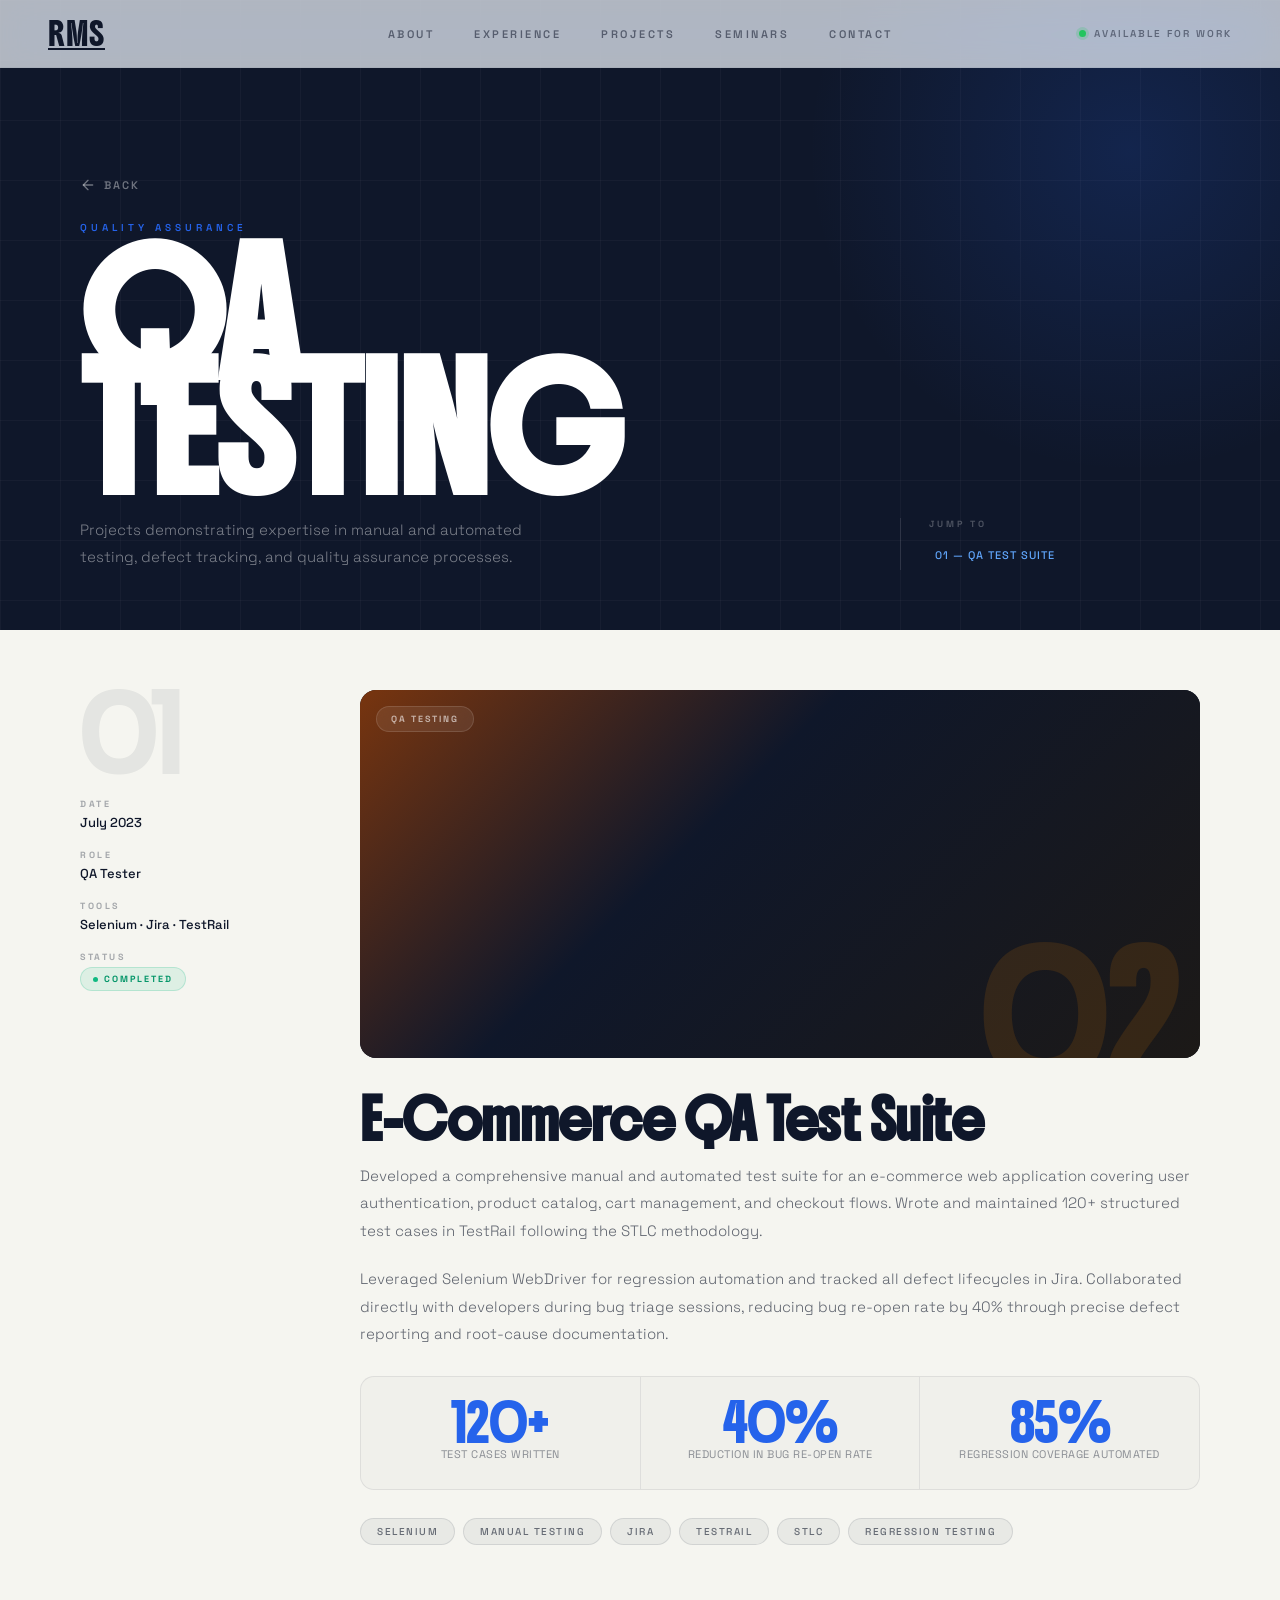
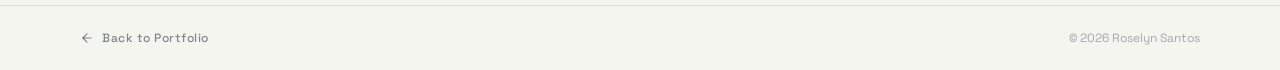
<file: projects-qa-testing.html>
<!DOCTYPE html>
<html lang="en">

<head>
    <meta charset="UTF-8">
    <meta name="viewport" content="width=device-width, initial-scale=1.0">
    <meta name="description" content="Roselyn Santos — QA Testing Projects: manual testing, automation, Selenium, and test case design work.">
    <link rel="preconnect" href="https://fonts.googleapis.com">
    <link rel="preconnect" href="https://fonts.gstatic.com" crossorigin>
    <link href="https://fonts.googleapis.com/css2?family=Boldonse&family=Space+Grotesk:wght@300;400;500;600;700&display=swap" rel="stylesheet">
    <link rel="stylesheet" href="style.css">
    <link rel="stylesheet" href="projects.css">
    <title>QA Testing Projects — Roselyn Santos</title>
</head>

<body class="projects-page">

    <!-- ── Navigation ── -->
    <nav class="nav-head">
        <a href="index.html" class="logo">RMS</a>
        <ul class="nav-menu">
            <li><a href="index.html#about" class="menu-link">ABOUT</a></li>
            <li><a href="index.html#experience" class="menu-link">EXPERIENCE</a></li>
            <li><a href="index.html#projects" class="menu-link">PROJECTS</a></li>
            <li><a href="index.html#seminars" class="menu-link">SEMINARS</a></li>
            <li><a href="index.html#contact" class="menu-link">CONTACT</a></li>
        </ul>
        <div class="nav-right">
            <span class="status-dot"></span>
            <span class="status-text">AVAILABLE FOR WORK</span>
        </div>
    </nav>

    <!-- ── Page Header ── -->
    <header class="pj-header">
        <div class="pj-header-inner">
            <a href="index.html#projects" class="pj-back-link">
                <svg width="16" height="16" viewBox="0 0 24 24" fill="none" stroke="currentColor" stroke-width="2" stroke-linecap="round" stroke-linejoin="round">
                    <line x1="19" y1="12" x2="5" y2="12"/><polyline points="12 19 5 12 12 5"/>
                </svg>
                <span>BACK</span>
            </a>
            <span class="pj-eyebrow">QUALITY ASSURANCE</span>
            <h1 class="pj-title">QA<br>TESTING</h1>
            <p class="pj-subtitle">Projects demonstrating expertise in manual and automated testing, defect tracking, and quality assurance processes.</p>
        </div>
        <!-- floating index -->
        <div class="pj-index">
            <span class="pj-index-label">JUMP TO</span>
            <a href="#proj-qa-01" class="pj-index-link">01 — QA TEST SUITE</a>
        </div>
    </header>

    <!-- ── Projects List ── -->
    <main class="pj-main">

        <!-- ═══ PROJECT 01 ═══ -->
        <article class="pj-entry" id="proj-qa-01">
            <div class="pj-entry-aside">
                <div class="pj-number">01</div>
                <div class="pj-meta-stack">
                    <div class="pj-meta-item">
                        <span class="pj-meta-label">DATE</span>
                        <span class="pj-meta-value">July 2023</span>
                    </div>
                    <div class="pj-meta-item">
                        <span class="pj-meta-label">ROLE</span>
                        <span class="pj-meta-value">QA Tester</span>
                    </div>
                    <div class="pj-meta-item">
                        <span class="pj-meta-label">TOOLS</span>
                        <span class="pj-meta-value">Selenium · Jira · TestRail</span>
                    </div>
                    <div class="pj-meta-item">
                        <span class="pj-meta-label">STATUS</span>
                        <span class="pj-status pj-status--done">COMPLETED</span>
                    </div>
                </div>
            </div>

            <div class="pj-entry-body">
                <div class="pj-image-wrap">
                    <div class="pj-image-placeholder" data-num="02"></div>
                    <div class="pj-category-tag">QA TESTING</div>
                </div>

                <div class="pj-content">
                    <h2 class="pj-name">E-Commerce QA Test Suite</h2>
                    <p class="pj-description">
                        Developed a comprehensive manual and automated test suite for an e-commerce web application covering user authentication, product catalog, cart management, and checkout flows. Wrote and maintained 120+ structured test cases in TestRail following the STLC methodology.
                    </p>
                    <p class="pj-description">
                        Leveraged Selenium WebDriver for regression automation and tracked all defect lifecycles in Jira. Collaborated directly with developers during bug triage sessions, reducing bug re-open rate by 40% through precise defect reporting and root-cause documentation.
                    </p>

                    <div class="pj-highlights">
                        <div class="pj-highlight-item">
                            <span class="pj-highlight-val">120+</span>
                            <span class="pj-highlight-desc">Test cases written</span>
                        </div>
                        <div class="pj-highlight-item">
                            <span class="pj-highlight-val">40%</span>
                            <span class="pj-highlight-desc">Reduction in bug re-open rate</span>
                        </div>
                        <div class="pj-highlight-item">
                            <span class="pj-highlight-val">85%</span>
                            <span class="pj-highlight-desc">Regression coverage automated</span>
                        </div>
                    </div>

                    <div class="pj-tags">
                        <span class="pj-tag">Selenium</span>
                        <span class="pj-tag">Manual Testing</span>
                        <span class="pj-tag">Jira</span>
                        <span class="pj-tag">TestRail</span>
                        <span class="pj-tag">STLC</span>
                        <span class="pj-tag">Regression Testing</span>
                    </div>
                </div>
            </div>
        </article>

    </main>

    <!-- ── Footer ── -->
    <footer class="pj-footer">
        <a href="index.html#projects" class="pj-footer-back">
            <svg width="14" height="14" viewBox="0 0 24 24" fill="none" stroke="currentColor" stroke-width="2" stroke-linecap="round" stroke-linejoin="round">
                <line x1="19" y1="12" x2="5" y2="12"/><polyline points="12 19 5 12 12 5"/>
            </svg>
            Back to Portfolio
        </a>
        <span class="pj-footer-copy">&copy; 2026 Roselyn Santos</span>
    </footer>

    <script>
        // Nav scroll effect
        const nav = document.querySelector('.nav-head');
        window.addEventListener('scroll', () => {
            nav.classList.toggle('scrolled', window.scrollY > 60);
        }, { passive: true });

        // Scroll reveal
        const observer = new IntersectionObserver((entries) => {
            entries.forEach(e => {
                if (e.isIntersecting) {
                    e.target.classList.add('is-visible');
                    observer.unobserve(e.target);
                }
            });
        }, { threshold: 0.05, rootMargin: '0px 0px -40px 0px' });
        document.querySelectorAll('.pj-entry').forEach(el => observer.observe(el));

        // Active index link
        const projEntries = document.querySelectorAll('.pj-entry');
        const indexLinks = document.querySelectorAll('.pj-index-link');
        const scrollSpy = new IntersectionObserver((entries) => {
            entries.forEach(e => {
                if (e.isIntersecting) {
                    indexLinks.forEach(l => l.classList.remove('active'));
                    const active = document.querySelector(`.pj-index-link[href="#${e.target.id}"]`);
                    if (active) active.classList.add('active');
                }
            });
        }, { threshold: 0.5 });
        projEntries.forEach(el => scrollSpy.observe(el));
    </script>

</body>
</html>
</file>
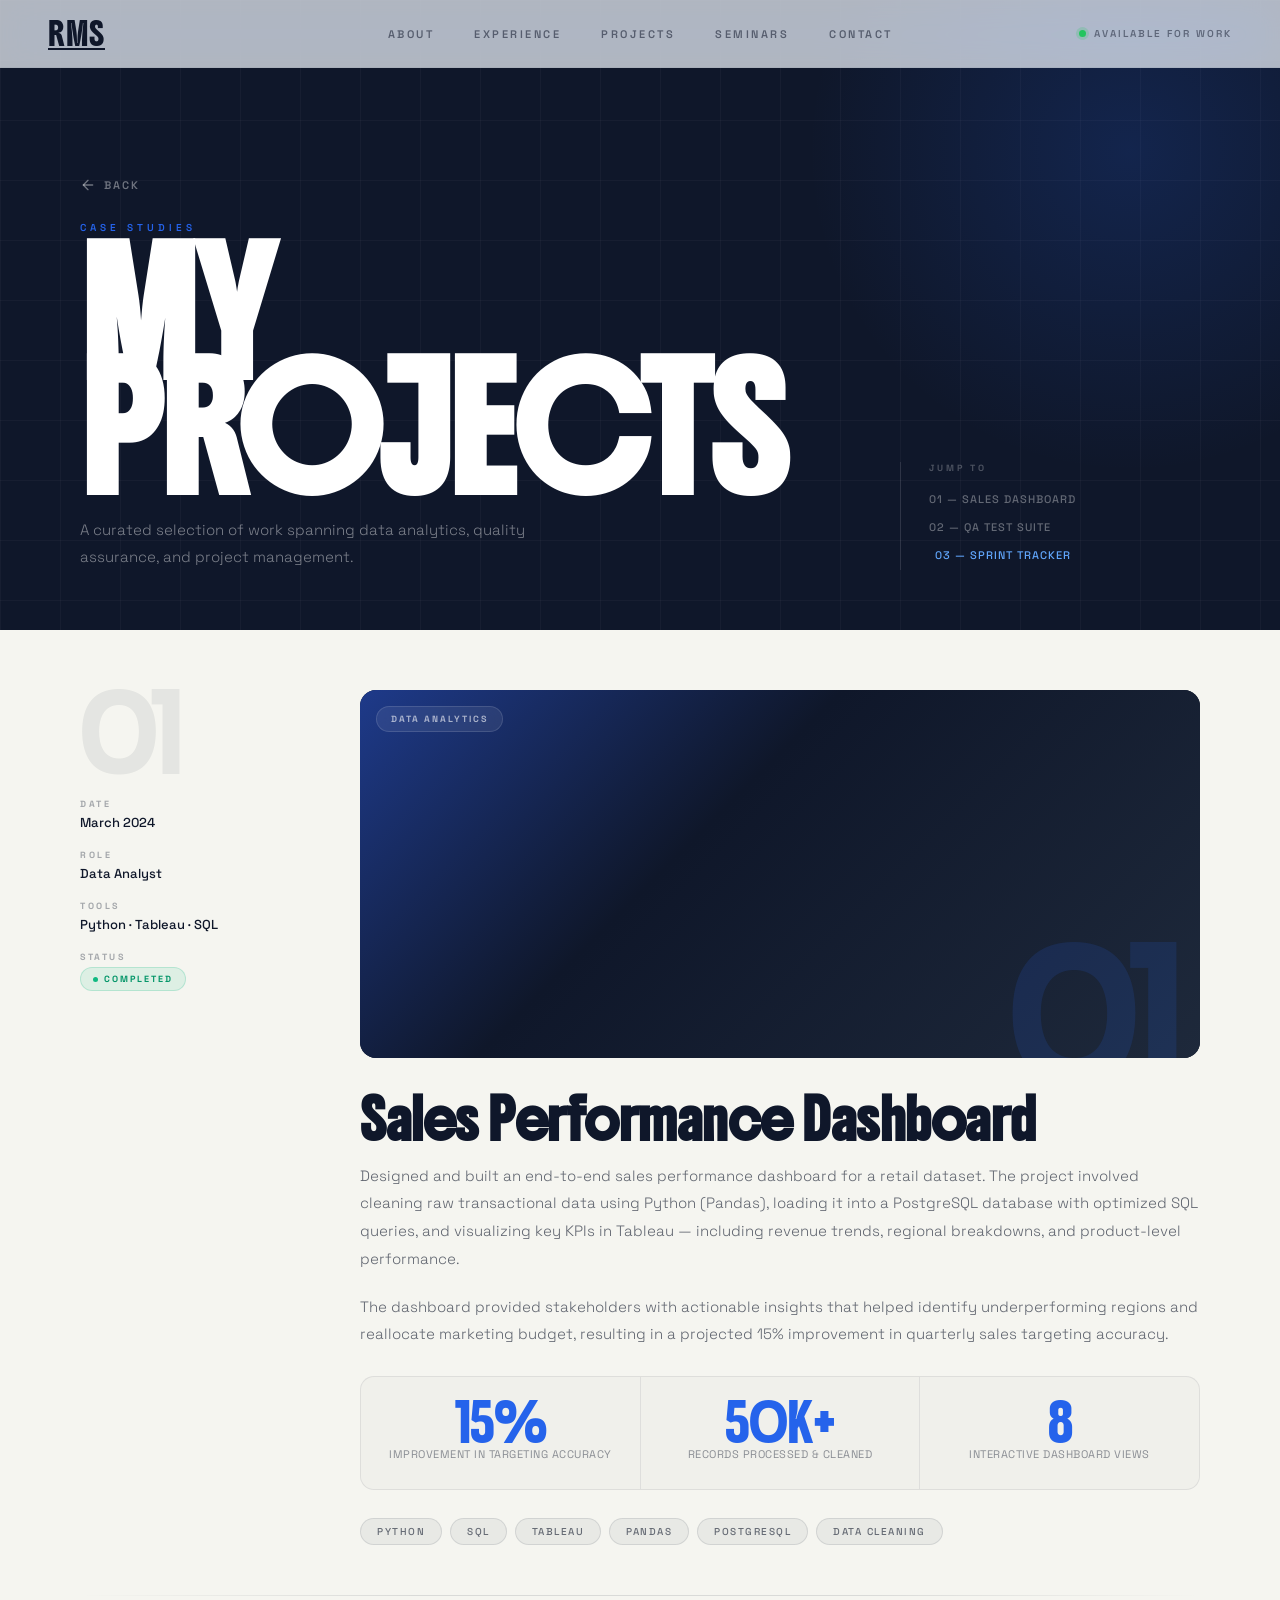
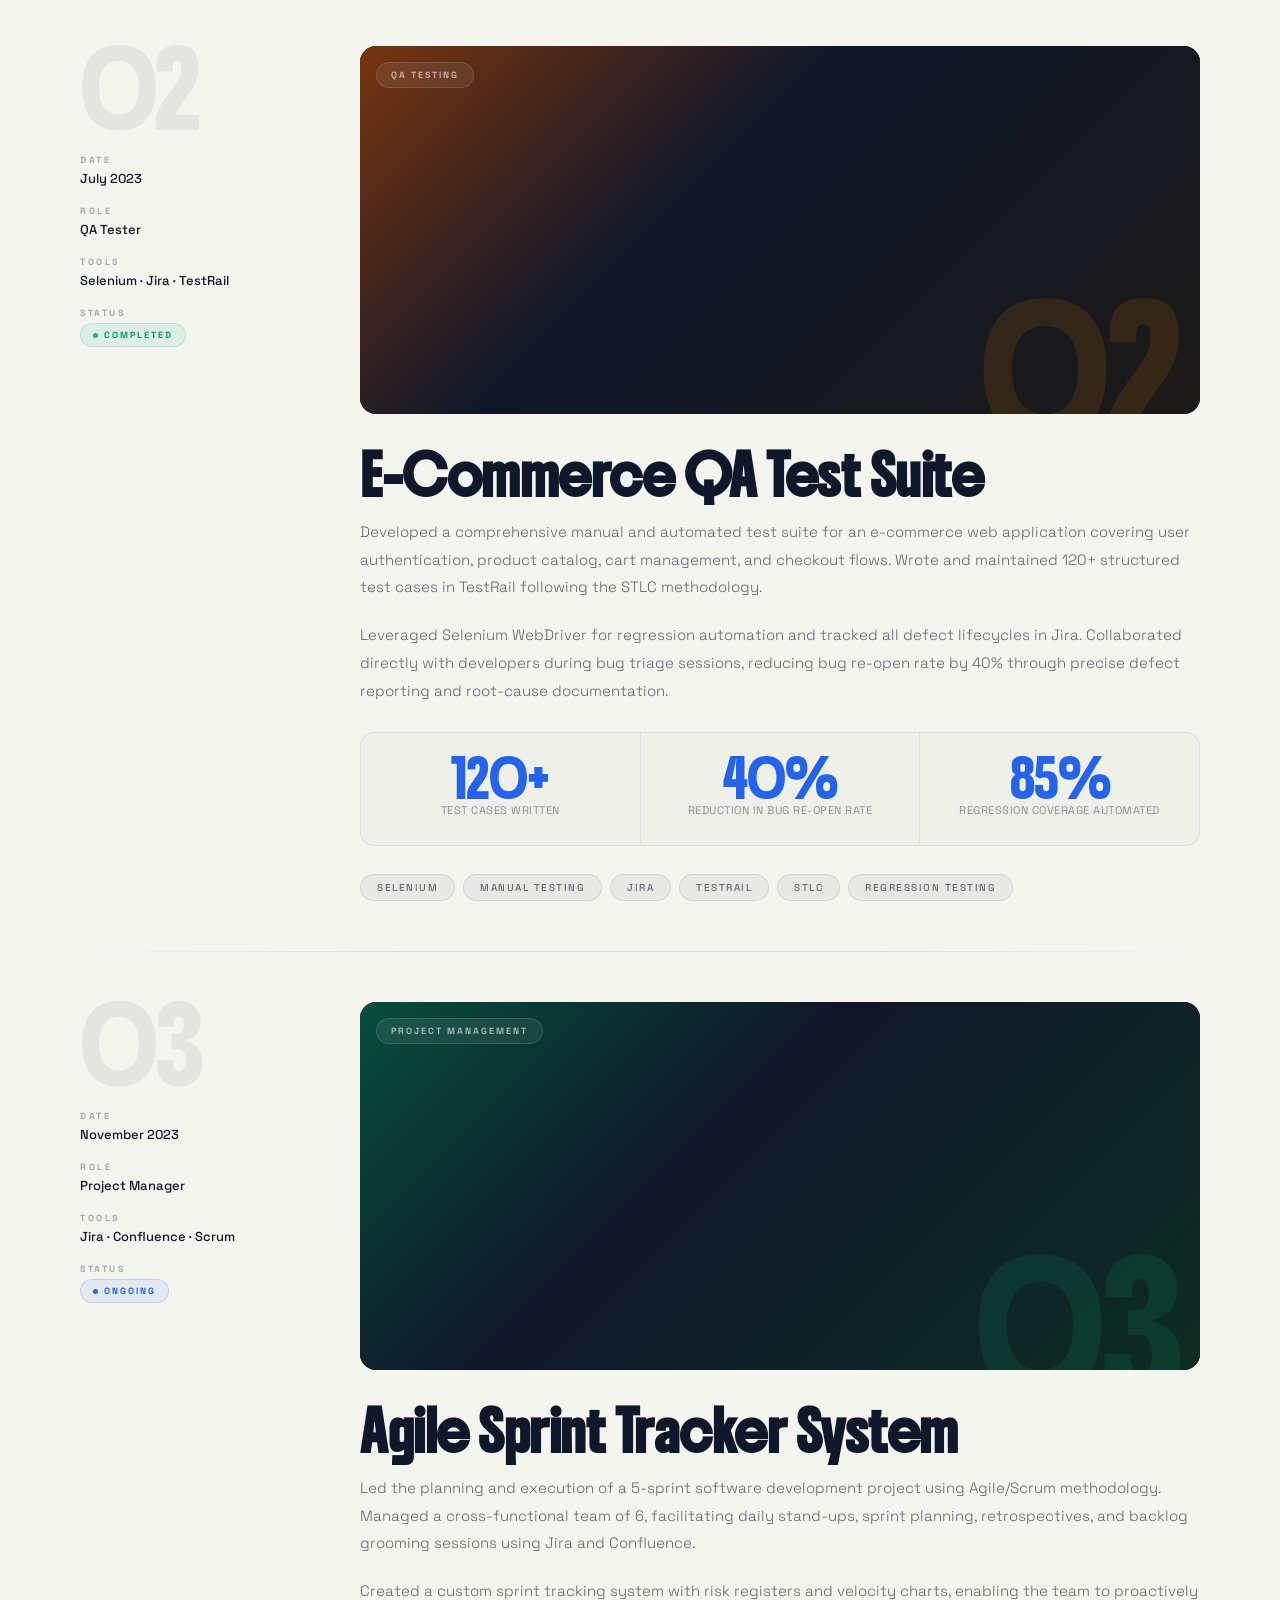
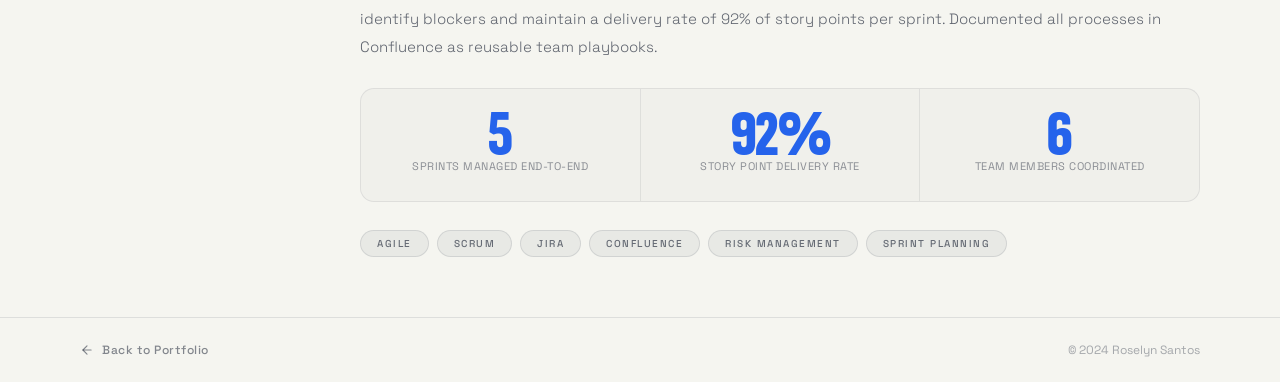
<file: projects.html>
<!DOCTYPE html>
<html lang="en">

<head>
    <meta charset="UTF-8">
    <meta name="viewport" content="width=device-width, initial-scale=1.0">
    <meta name="description" content="Roselyn Santos — Projects: Data Analytics, Project Management & QA Testing work.">
    <link rel="preconnect" href="https://fonts.googleapis.com">
    <link rel="preconnect" href="https://fonts.gstatic.com" crossorigin>
    <link href="https://fonts.googleapis.com/css2?family=Boldonse&family=Space+Grotesk:wght@300;400;500;600;700&display=swap" rel="stylesheet">
    <link rel="stylesheet" href="style.css">
    <link rel="stylesheet" href="projects.css">
    <title>Projects — Roselyn Santos</title>
</head>

<body class="projects-page">

    <!-- ── Navigation ── -->
    <nav class="nav-head">
        <a href="index.html" class="logo">RMS</a>
        <ul class="nav-menu">
            <li><a href="index.html#about" class="menu-link">ABOUT</a></li>
            <li><a href="index.html#experience" class="menu-link">EXPERIENCE</a></li>
            <li><a href="index.html#projects" class="menu-link">PROJECTS</a></li>
            <li><a href="index.html#seminars" class="menu-link">SEMINARS</a></li>
            <li><a href="index.html#contact" class="menu-link">CONTACT</a></li>
        </ul>
        <div class="nav-right">
            <span class="status-dot"></span>
            <span class="status-text">AVAILABLE FOR WORK</span>
        </div>
    </nav>

    <!-- ── Page Header ── -->
    <header class="pj-header">
        <div class="pj-header-inner">
            <a href="index.html" class="pj-back-link">
                <svg width="16" height="16" viewBox="0 0 24 24" fill="none" stroke="currentColor" stroke-width="2" stroke-linecap="round" stroke-linejoin="round">
                    <line x1="19" y1="12" x2="5" y2="12"/><polyline points="12 19 5 12 12 5"/>
                </svg>
                <span>BACK</span>
            </a>
            <span class="pj-eyebrow">CASE STUDIES</span>
            <h1 class="pj-title">MY<br>PROJECTS</h1>
            <p class="pj-subtitle">A curated selection of work spanning data analytics, quality assurance, and project management.</p>
        </div>
        <!-- floating index -->
        <div class="pj-index">
            <span class="pj-index-label">JUMP TO</span>
            <a href="#proj-01" class="pj-index-link">01 — SALES DASHBOARD</a>
            <a href="#proj-02" class="pj-index-link">02 — QA TEST SUITE</a>
            <a href="#proj-03" class="pj-index-link">03 — SPRINT TRACKER</a>
        </div>
    </header>

    <!-- ── Projects List ── -->
    <main class="pj-main">

        <!-- ═══ PROJECT 01 ═══ -->
        <article class="pj-entry" id="proj-01">
            <div class="pj-entry-aside">
                <div class="pj-number">01</div>
                <div class="pj-meta-stack">
                    <div class="pj-meta-item">
                        <span class="pj-meta-label">DATE</span>
                        <span class="pj-meta-value">March 2024</span>
                    </div>
                    <div class="pj-meta-item">
                        <span class="pj-meta-label">ROLE</span>
                        <span class="pj-meta-value">Data Analyst</span>
                    </div>
                    <div class="pj-meta-item">
                        <span class="pj-meta-label">TOOLS</span>
                        <span class="pj-meta-value">Python · Tableau · SQL</span>
                    </div>
                    <div class="pj-meta-item">
                        <span class="pj-meta-label">STATUS</span>
                        <span class="pj-status pj-status--done">COMPLETED</span>
                    </div>
                </div>
            </div>

            <div class="pj-entry-body">
                <div class="pj-image-wrap">
                    <div class="pj-image-placeholder" data-num="01"></div>
                    <div class="pj-category-tag">DATA ANALYTICS</div>
                </div>

                <div class="pj-content">
                    <h2 class="pj-name">Sales Performance Dashboard</h2>
                    <p class="pj-description">
                        Designed and built an end-to-end sales performance dashboard for a retail dataset. The project involved cleaning raw transactional data using Python (Pandas), loading it into a PostgreSQL database with optimized SQL queries, and visualizing key KPIs in Tableau — including revenue trends, regional breakdowns, and product-level performance.
                    </p>
                    <p class="pj-description">
                        The dashboard provided stakeholders with actionable insights that helped identify underperforming regions and reallocate marketing budget, resulting in a projected 15% improvement in quarterly sales targeting accuracy.
                    </p>

                    <div class="pj-highlights">
                        <div class="pj-highlight-item">
                            <span class="pj-highlight-val">15%</span>
                            <span class="pj-highlight-desc">Improvement in targeting accuracy</span>
                        </div>
                        <div class="pj-highlight-item">
                            <span class="pj-highlight-val">50K+</span>
                            <span class="pj-highlight-desc">Records processed &amp; cleaned</span>
                        </div>
                        <div class="pj-highlight-item">
                            <span class="pj-highlight-val">8</span>
                            <span class="pj-highlight-desc">Interactive dashboard views</span>
                        </div>
                    </div>

                    <div class="pj-tags">
                        <span class="pj-tag">Python</span>
                        <span class="pj-tag">SQL</span>
                        <span class="pj-tag">Tableau</span>
                        <span class="pj-tag">Pandas</span>
                        <span class="pj-tag">PostgreSQL</span>
                        <span class="pj-tag">Data Cleaning</span>
                    </div>
                </div>
            </div>
        </article>

        <div class="pj-divider"></div>

        <!-- ═══ PROJECT 02 ═══ -->
        <article class="pj-entry" id="proj-02">
            <div class="pj-entry-aside">
                <div class="pj-number">02</div>
                <div class="pj-meta-stack">
                    <div class="pj-meta-item">
                        <span class="pj-meta-label">DATE</span>
                        <span class="pj-meta-value">July 2023</span>
                    </div>
                    <div class="pj-meta-item">
                        <span class="pj-meta-label">ROLE</span>
                        <span class="pj-meta-value">QA Tester</span>
                    </div>
                    <div class="pj-meta-item">
                        <span class="pj-meta-label">TOOLS</span>
                        <span class="pj-meta-value">Selenium · Jira · TestRail</span>
                    </div>
                    <div class="pj-meta-item">
                        <span class="pj-meta-label">STATUS</span>
                        <span class="pj-status pj-status--done">COMPLETED</span>
                    </div>
                </div>
            </div>

            <div class="pj-entry-body">
                <div class="pj-image-wrap">
                    <div class="pj-image-placeholder" data-num="02"></div>
                    <div class="pj-category-tag">QA TESTING</div>
                </div>

                <div class="pj-content">
                    <h2 class="pj-name">E-Commerce QA Test Suite</h2>
                    <p class="pj-description">
                        Developed a comprehensive manual and automated test suite for an e-commerce web application covering user authentication, product catalog, cart management, and checkout flows. Wrote and maintained 120+ structured test cases in TestRail following the STLC methodology.
                    </p>
                    <p class="pj-description">
                        Leveraged Selenium WebDriver for regression automation and tracked all defect lifecycles in Jira. Collaborated directly with developers during bug triage sessions, reducing bug re-open rate by 40% through precise defect reporting and root-cause documentation.
                    </p>

                    <div class="pj-highlights">
                        <div class="pj-highlight-item">
                            <span class="pj-highlight-val">120+</span>
                            <span class="pj-highlight-desc">Test cases written</span>
                        </div>
                        <div class="pj-highlight-item">
                            <span class="pj-highlight-val">40%</span>
                            <span class="pj-highlight-desc">Reduction in bug re-open rate</span>
                        </div>
                        <div class="pj-highlight-item">
                            <span class="pj-highlight-val">85%</span>
                            <span class="pj-highlight-desc">Regression coverage automated</span>
                        </div>
                    </div>

                    <div class="pj-tags">
                        <span class="pj-tag">Selenium</span>
                        <span class="pj-tag">Manual Testing</span>
                        <span class="pj-tag">Jira</span>
                        <span class="pj-tag">TestRail</span>
                        <span class="pj-tag">STLC</span>
                        <span class="pj-tag">Regression Testing</span>
                    </div>
                </div>
            </div>
        </article>

        <div class="pj-divider"></div>

        <!-- ═══ PROJECT 03 ═══ -->
        <article class="pj-entry" id="proj-03">
            <div class="pj-entry-aside">
                <div class="pj-number">03</div>
                <div class="pj-meta-stack">
                    <div class="pj-meta-item">
                        <span class="pj-meta-label">DATE</span>
                        <span class="pj-meta-value">November 2023</span>
                    </div>
                    <div class="pj-meta-item">
                        <span class="pj-meta-label">ROLE</span>
                        <span class="pj-meta-value">Project Manager</span>
                    </div>
                    <div class="pj-meta-item">
                        <span class="pj-meta-label">TOOLS</span>
                        <span class="pj-meta-value">Jira · Confluence · Scrum</span>
                    </div>
                    <div class="pj-meta-item">
                        <span class="pj-meta-label">STATUS</span>
                        <span class="pj-status pj-status--ongoing">ONGOING</span>
                    </div>
                </div>
            </div>

            <div class="pj-entry-body">
                <div class="pj-image-wrap">
                    <div class="pj-image-placeholder" data-num="03"></div>
                    <div class="pj-category-tag">PROJECT MANAGEMENT</div>
                </div>

                <div class="pj-content">
                    <h2 class="pj-name">Agile Sprint Tracker System</h2>
                    <p class="pj-description">
                        Led the planning and execution of a 5-sprint software development project using Agile/Scrum methodology. Managed a cross-functional team of 6, facilitating daily stand-ups, sprint planning, retrospectives, and backlog grooming sessions using Jira and Confluence.
                    </p>
                    <p class="pj-description">
                        Created a custom sprint tracking system with risk registers and velocity charts, enabling the team to proactively identify blockers and maintain a delivery rate of 92% of story points per sprint. Documented all processes in Confluence as reusable team playbooks.
                    </p>

                    <div class="pj-highlights">
                        <div class="pj-highlight-item">
                            <span class="pj-highlight-val">5</span>
                            <span class="pj-highlight-desc">Sprints managed end-to-end</span>
                        </div>
                        <div class="pj-highlight-item">
                            <span class="pj-highlight-val">92%</span>
                            <span class="pj-highlight-desc">Story point delivery rate</span>
                        </div>
                        <div class="pj-highlight-item">
                            <span class="pj-highlight-val">6</span>
                            <span class="pj-highlight-desc">Team members coordinated</span>
                        </div>
                    </div>

                    <div class="pj-tags">
                        <span class="pj-tag">Agile</span>
                        <span class="pj-tag">Scrum</span>
                        <span class="pj-tag">Jira</span>
                        <span class="pj-tag">Confluence</span>
                        <span class="pj-tag">Risk Management</span>
                        <span class="pj-tag">Sprint Planning</span>
                    </div>
                </div>
            </div>
        </article>

    </main>

    <!-- ── Footer ── -->
    <footer class="pj-footer">
        <a href="index.html" class="pj-footer-back">
            <svg width="14" height="14" viewBox="0 0 24 24" fill="none" stroke="currentColor" stroke-width="2" stroke-linecap="round" stroke-linejoin="round">
                <line x1="19" y1="12" x2="5" y2="12"/><polyline points="12 19 5 12 12 5"/>
            </svg>
            Back to Portfolio
        </a>
        <span class="pj-footer-copy">© 2024 Roselyn Santos</span>
    </footer>

    <script>
        // Nav scroll effect
        const nav = document.querySelector('.nav-head');
        window.addEventListener('scroll', () => {
            nav.classList.toggle('scrolled', window.scrollY > 60);
        }, { passive: true });

        // Scroll reveal
        const observer = new IntersectionObserver((entries) => {
            entries.forEach(e => {
                if (e.isIntersecting) {
                    e.target.classList.add('is-visible');
                    observer.unobserve(e.target);
                }
            });
        }, { threshold: 0.05, rootMargin: '0px 0px -40px 0px' });
        document.querySelectorAll('.pj-entry').forEach(el => observer.observe(el));

        // Active index link
        const entries = document.querySelectorAll('.pj-entry');
        const indexLinks = document.querySelectorAll('.pj-index-link');
        const scrollSpy = new IntersectionObserver((entries) => {
            entries.forEach(e => {
                if (e.isIntersecting) {
                    indexLinks.forEach(l => l.classList.remove('active'));
                    const active = document.querySelector(`.pj-index-link[href="#${e.target.id}"]`);
                    if (active) active.classList.add('active');
                }
            });
        }, { threshold: 0.5 });
        entries.forEach(el => scrollSpy.observe(el));
    </script>

</body>
</html>
</file>
<file: style.css>
/* ══════════════════════════════════════════
   ROSELYN SANTOS — PORTFOLIO
   Premium UI/UX Redesign
══════════════════════════════════════════ */

/* ── RESET ── */
*, *::before, *::after {
    margin: 0;
    padding: 0;
    box-sizing: border-box;
}

/* Safety net */
section, footer { opacity: 1 !important; }

/* ── DESIGN TOKENS ── */
:root {
    --bg:          #f0f4f8; /* Warm light blue-tinted parchment */
    --surface:     #ffffff;
    --dark:        #0f172a; /* Slate 900 (deep blue-dark) */
    --navy:        #1e293b; /* Slate 800 */
    --accent:      #2563eb; /* Royal blue accent */
    --accent2:     #d97706;
    --text-muted:  rgba(15, 23, 42, 0.6);
    --glass:       rgba(255, 255, 255, 0.55);
    --glass-b:     rgba(255, 255, 255, 0.75);
    --shadow-sm:   0 2px 12px rgba(15, 23, 42, 0.04);
    --shadow-md:   0 8px 32px rgba(15, 23, 42, 0.08);
    --shadow-lg:   0 24px 60px rgba(15, 23, 42, 0.12);
    --radius:      14px;
    --container:   1300px;
    --pad:         48px;
}

html { scroll-behavior: smooth; }

body {
    font-family: 'Space Grotesk', sans-serif;
    overflow-x: hidden;
    background: var(--bg);
    color: var(--dark);
    -webkit-font-smoothing: antialiased;
}

/* ══════════════════════════════════════════
   CUSTOM CURSOR (REMOVED)
══════════════════════════════════════════ */
.cursor, .cursor-ring {
    display: none !important;
}

/* ── Reveal utility ── */
.reveal {
    opacity: 0;
    transform: translateY(28px);
    transition: opacity .7s ease, transform .7s cubic-bezier(.25, .46, .45, .94);
}
.reveal.is-visible { opacity: 1; transform: translateY(0); }

/* ══════════════════════════════════════════
   NAVIGATION
══════════════════════════════════════════ */
nav { font-size: 12px; }

.nav-head {
    position: fixed;
    top: 0; left: 0;
    width: 100%;
    z-index: 100;
    display: flex;
    align-items: center;
    justify-content: space-between;
    padding: 0 var(--pad);
    height: 68px;
    background: rgba(240, 244, 248, 0.72);
    backdrop-filter: blur(20px) saturate(1.8);
    -webkit-backdrop-filter: blur(20px) saturate(1.8);
    border-bottom: 1px solid rgba(15, 23, 42, 0.05);
    transition: background .3s, box-shadow .3s;
}
.nav-head.scrolled {
    background: rgba(240, 244, 248, 0.94);
    box-shadow: var(--shadow-sm);
}

.logo {
    font-family: "Boldonse", sans-serif;
    font-size: 22px;
    color: var(--dark);
    letter-spacing: 1px;
    user-select: none;
}

.nav-menu {
    display: flex;
    list-style: none;
    gap: 40px;
    position: absolute;
    left: 50%;
    top: 50%;
    transform: translate(-50%, -50%);
}

.menu-link {
    font-size: 11px;
    font-weight: 600;
    letter-spacing: 2.5px;
    color: var(--dark);
    text-decoration: none;
    text-transform: uppercase;
    position: relative;
    padding-bottom: 4px;
    opacity: 0.55;
    transition: opacity .3s, color .3s;
}
.menu-link::after {
    content: '';
    position: absolute;
    bottom: 0; left: 0;
    width: 0; height: 1.5px;
    background: var(--accent);
    border-radius: 2px;
    transition: width .35s cubic-bezier(.25, .46, .45, .94);
}
.menu-link:hover { opacity: 1; color: var(--accent); }
.menu-link:hover::after { width: 100%; }

.nav-right {
    display: flex;
    align-items: center;
    gap: 8px;
}
.status-text {
    font-size: 10px;
    font-weight: 600;
    letter-spacing: 2px;
    color: var(--dark);
    opacity: 0.5;
    text-transform: uppercase;
}
.status-dot {
    width: 7px; height: 7px;
    border-radius: 50%;
    background: #22c55e;
    box-shadow: 0 0 0 3px rgba(34, 197, 94, 0.2);
    animation: pulse-dot 2.5s ease-in-out infinite;
}
@keyframes pulse-dot {
    0%, 100% { box-shadow: 0 0 0 3px rgba(34, 197, 94, 0.2); }
    50%       { box-shadow: 0 0 0 7px rgba(34, 197, 94, 0.06); }
}

/* ══════════════════════════════════════════
   HERO
══════════════════════════════════════════ */
.hero {
    position: relative;
    width: 100%;
    height: 100vh;
    background-image: url(assets/hero-background.png);
    background-repeat: no-repeat;
    background-size: cover;
    background-position: center;
    overflow: hidden;
    display: flex;
    flex-direction: column;
    justify-content: center;
    align-items: center;
}

.hero-container {
    position: relative;
    z-index: 2;
    display: flex;
    flex-direction: column;
    align-items: center;
    width: 100%;
    padding: 20px 0;
}

@keyframes scrollText {
    0%   { transform: translateX(0); }
    100% { transform: translateX(-50%); }
}

.hero-name-container {
    display: flex;
    white-space: nowrap;
    animation: scrollText 22s linear infinite;
    gap: 80px;
    padding: 15px 0; /* Add top/bottom padding to prevent overflow cropping */
}
.hero-name {
    font-family: "Boldonse", sans-serif;
    font-size: clamp(100px, 16vw, 210px);
    font-weight: 300;
    color: var(--dark);
    line-height: 1.15; /* Increased from 1 to give vertical clearance */
    flex-shrink: 0;
    letter-spacing: -2px;
}

.roles {
    display: flex;
    justify-content: center;
    align-items: center;
    gap: 20px;
    margin-top: 36px;
    position: relative;
    z-index: 2;
}
.job-role {
    font-size: 12px;
    font-weight: 500;
    letter-spacing: 5px;
    color: var(--dark);
    opacity: 0.5;
    text-transform: uppercase;
}
.role-dot {
    width: 5px; height: 5px;
    border-radius: 50%;
    background: var(--accent);
    opacity: 0.6;
}

.scroll-indicator {
    position: absolute;
    bottom: 36px; right: 44px;
    display: flex;
    flex-direction: column;
    align-items: center;
    gap: 10px;
    z-index: 2;
}
.scroll-text {
    font-size: 9px;
    font-weight: 600;
    letter-spacing: 3px;
    color: var(--dark);
    opacity: 0.3;
    text-transform: uppercase;
    writing-mode: vertical-rl;
}
.scroll-line {
    width: 1px; height: 50px;
    background: rgba(14, 12, 11, 0.12);
    position: relative;
    overflow: hidden;
    border-radius: 1px;
}
.scroll-dot {
    width: 4px; height: 4px;
    border-radius: 50%;
    background: var(--accent);
    position: absolute;
    left: 50%;
    transform: translateX(-50%);
    animation: scroll-bounce 2.2s ease-in-out infinite;
}
@keyframes scroll-bounce {
    0%   { top: 0; opacity: 1; }
    80%  { top: calc(100% - 4px); opacity: 0.1; }
    100% { top: 0; opacity: 1; }
}

/* ══════════════════════════════════════════
   ABOUT
══════════════════════════════════════════ */
.about {
    position: relative;
    width: 100%;
    min-height: 80vh;
    background: var(--bg);
    display: flex;
    align-items: center;
    justify-content: center;
    padding: 70px 0;
    overflow: hidden;
}
.about::before {
    content: '';
    position: absolute;
    width: 600px; height: 600px;
    border-radius: 50%;
    background: radial-gradient(circle, rgba(124, 58, 237, 0.07) 0%, transparent 70%);
    top: -150px; right: -120px;
    pointer-events: none;
    animation: blob-drift 10s ease-in-out infinite alternate;
}
.about::after {
    content: '';
    position: absolute;
    width: 450px; height: 450px;
    border-radius: 50%;
    background: radial-gradient(circle, rgba(217, 119, 6, 0.06) 0%, transparent 70%);
    bottom: -100px; left: -80px;
    pointer-events: none;
    animation: blob-drift 13s ease-in-out infinite alternate-reverse;
}
@keyframes blob-drift {
    0%   { transform: translate(0, 0) scale(1); }
    100% { transform: translate(30px, 20px) scale(1.1); }
}

.about-container {
    display: flex;
    align-items: center;
    justify-content: space-between;
    width: 100%;
    max-width: var(--container);
    padding: 0 var(--pad);
    gap: 80px;
    position: relative;
    z-index: 1;
}
.about-left { flex: 1; }

.section-label {
    display: inline-flex;
    align-items: center;
    gap: 8px;
    font-size: 10px;
    font-weight: 700;
    letter-spacing: 3px;
    color: var(--accent);
    margin-bottom: 24px;
    text-transform: uppercase;
    padding: 8px 18px;
    border: 1px solid rgba(37, 99, 235, 0.22);
    border-radius: 50px;
    background: rgba(37, 99, 235, 0.05);
}

.about-heading {
    font-family: "Boldonse", sans-serif;
    font-size: clamp(38px, 5vw, 64px);
    color: var(--dark);
    line-height: .75;
    margin-bottom: 28px;
    letter-spacing: -0.5px;
    white-space: pre-line; /* respects the single BR line break strictly without auto-wrapping names */
    width: max-content;
    max-width: 100%;
}

.about-description {
    font-size: 15px;
    font-weight: 400;
    line-height: 1.85;
    color: var(--text-muted);
    letter-spacing: 0.2px;
    margin-bottom: 28px;
    max-width: 480px;
    text-transform: none;
}

.btn-download {
    display: inline-flex;
    align-items: center;
    gap: 12px;
    padding: 16px 36px;
    background: var(--dark);
    color: #fff;
    text-decoration: none;
    font-size: 11px;
    font-weight: 600;
    letter-spacing: 2.5px;
    border-radius: 50px;
    text-transform: uppercase;
    position: relative;
    overflow: hidden;
    transition: transform .3s ease, box-shadow .3s ease;
}
.btn-download::before {
    content: '';
    position: absolute; inset: 0;
    background: var(--accent);
    opacity: 0;
    transition: opacity .35s ease;
}
.btn-download:hover::before { opacity: 1; }
.btn-download:hover {
    transform: translateY(-3px);
    box-shadow: 0 16px 40px rgba(124, 58, 237, 0.28);
}
.btn-icon { position: relative; z-index: 1; display: flex; align-items: center; }
.btn-text { position: relative; z-index: 1; }

/* About shapes */
.about-right {
    flex: 1;
    display: flex;
    justify-content: flex-end;
    align-items: center;
}
.about-shapes {
    position: relative;
    width: 380px; height: 420px;
}
.shape-circle {
    position: absolute;
    top: 0; right: 20px;
    width: 200px; height: 200px;
    border-radius: 50%;
    background: var(--dark);
    animation: float-shape 6s ease-in-out infinite alternate;
}
.shape-ellipse {
    position: absolute;
    top: 120px; left: 0;
    width: 320px; height: 290px;
    border-radius: 50%;
    background: var(--glass);
    backdrop-filter: blur(14px);
    -webkit-backdrop-filter: blur(14px);
    border: 1px solid var(--glass-b);
    box-shadow: var(--shadow-md);
    animation: float-shape 8s ease-in-out infinite alternate-reverse;
}
@keyframes float-shape {
    0%   { transform: translateY(0) rotate(0deg); }
    100% { transform: translateY(-20px) rotate(4deg); }
}

/* ══════════════════════════════════════════
   TIMELINE / EXPERIENCE
══════════════════════════════════════════ */
.timeline-section {
    position: relative;
    width: 100%;
    background: var(--bg);
    padding: 70px 0 80px;
    overflow: hidden;
}
.timeline-header {
    text-align: center;
    margin-bottom: 48px;
}

.timeline-wrapper {
    position: relative;
    width: 100%;
    max-width: var(--container);
    margin: 0 auto;
    padding: 0 var(--pad);
}

.timeline-line {
    position: absolute;
    left: 50%;
    top: 0; bottom: 0;
    width: 1.5px;
    transform: translateX(-50%);
    background: rgba(14, 12, 11, 0.08);
    z-index: 0;
}
.timeline-line-fill {
    position: absolute;
    top: 0; left: 0;
    width: 100%; height: 0%;
    background: var(--accent);
    transition: height .06s linear;
}
.timeline-cap {
    position: absolute;
    left: 50%;
    transform: translateX(-50%);
    width: 12px; height: 18px;
    background: var(--accent);
    border-radius: 50% 50% 50% 50% / 60% 60% 40% 40%;
    z-index: 2;
}
.timeline-cap--top {
    top: -2px;
    border-radius: 50% 50% 50% 50% / 40% 40% 60% 60%;
    transform: translateX(-50%) rotate(180deg);
}
.timeline-cap--bottom { bottom: -2px; }

.timeline-item {
    position: relative;
    display: flex;
    align-items: center;
    margin-bottom: 50px;
    width: 100%;
    opacity: 1;
    transition: opacity .7s ease, transform .7s cubic-bezier(.25, .46, .45, .94);
}
.timeline-item:last-of-type { margin-bottom: 0; }
.timeline-item--left  { transform: translateX(-30px); }
.timeline-item--right { transform: translateX(30px); }
.timeline-item.is-visible { opacity: 1; transform: translateX(0); }
.timeline-item[data-index="1"] { transition-delay: .1s; }
.timeline-item[data-index="2"] { transition-delay: .18s; }
.timeline-item[data-index="3"] { transition-delay: .26s; }

.ti-dot {
    position: absolute;
    left: 50%; top: 50%;
    transform: translate(-50%, -50%);
    width: 22px; height: 22px;
    border-radius: 50%;
    background: var(--accent);
    z-index: 3;
    display: flex;
    align-items: center;
    justify-content: center;
    box-shadow: 0 0 0 5px rgba(124, 58, 237, 0.14);
    transition: transform .3s ease, box-shadow .3s ease;
}
.ti-dot-inner {
    width: 7px; height: 7px;
    border-radius: 50%;
    background: #fff;
}
.timeline-item:hover .ti-dot {
    transform: translate(-50%, -50%) scale(1.35);
    box-shadow: 0 0 0 10px rgba(124, 58, 237, 0.08);
}

.ti-image-side {
    flex: 1;
    display: flex;
    padding: 0 56px 0 0;
}
.timeline-item--right .ti-image-side {
    padding: 0 0 0 56px;
    justify-content: flex-end;
}
.ti-image {
    width: 100%; max-width: 320px; height: 200px;
    background: var(--dark);
    border-radius: var(--radius);
    transition: transform .4s cubic-bezier(.25, .46, .45, .94), box-shadow .4s ease;
    cursor: pointer;
    border: 1px solid rgba(14, 12, 11, 0.06);
    overflow: hidden;
    position: relative;
}
.ti-image::after {
    content: '';
    position: absolute; inset: 0;
    background: linear-gradient(135deg, rgba(124, 58, 237, 0.12) 0%, transparent 60%);
}
.ti-image:hover {
    transform: translateY(-8px) scale(1.02);
    box-shadow: var(--shadow-lg);
}

.ti-text-side {
    flex: 1;
    padding: 0 0 0 56px;
}
.timeline-item--right .ti-text-side {
    padding: 0 56px 0 0;
    text-align: right;
}
.ti-year {
    display: block;
    font-size: 10px;
    font-weight: 700;
    letter-spacing: 3px;
    color: var(--accent);
    margin-bottom: 10px;
    text-transform: uppercase;
}
.ti-title {
    font-family: "Boldonse", sans-serif;
    font-size: clamp(18px, 2.2vw, 26px);
    color: var(--dark);
    letter-spacing: 0.2px;
    margin-bottom: 14px;
    line-height: 1.4;
}
.ti-desc {
    font-size: 14px;
    font-weight: 400;
    line-height: 1.8;
    color: var(--text-muted);
    max-width: 360px;
}
.timeline-item--right .ti-desc { margin-left: auto; }

/* ══════════════════════════════════════════
   SKILLS (BENTO REDESIGN)
══════════════════════════════════════════ */
.skills-section {
    position: relative;
    width: 100%;
    background: var(--dark);
    padding: 80px 0 90px;
    overflow: hidden;
}
/* ambient orb */
.skills-section::before {
    content: '';
    position: absolute;
    width: 600px; height: 600px;
    border-radius: 50%;
    background: radial-gradient(circle, rgba(37, 99, 235, 0.12) 0%, transparent 70%);
    top: -200px; right: -150px;
    pointer-events: none;
    animation: blob-drift 12s ease-in-out infinite alternate;
}
.skills-section::after {
    content: '';
    position: absolute;
    width: 400px; height: 400px;
    border-radius: 50%;
    background: radial-gradient(circle, rgba(217, 119, 6, 0.08) 0%, transparent 70%);
    bottom: -150px; left: -80px;
    pointer-events: none;
    animation: blob-drift 9s ease-in-out infinite alternate-reverse;
}

.skills-container {
    position: relative;
    z-index: 1;
    width: 100%;
    max-width: var(--container);
    margin: 0 auto;
    padding: 0 var(--pad);
    display: grid;
    grid-template-columns: 340px 1fr;
    gap: 64px;
    align-items: start;
}

.skills-header {
    display: flex;
    flex-direction: column;
    align-items: flex-start;
    position: sticky;
    top: 100px;
}
.skills-header .section-label {
    color: var(--accent2);
    border-color: rgba(217, 119, 6, 0.28);
    background: rgba(217, 119, 6, 0.07);
    margin-bottom: 28px;
}
.skills-title {
    font-family: "Boldonse", sans-serif;
    font-size: clamp(40px, 4.5vw, 64px);
    color: #fff;
    line-height: 1.1;
    letter-spacing: -1px;
    margin-bottom: 24px;
}
.skills-intro {
    font-size: 14px;
    font-weight: 200;
    line-height: 1.8;
    color: rgba(245, 242, 238, 0.45);
    text-transform: none;
    letter-spacing: 0.2px;
}

.skills-grid {
    display: grid;
    grid-template-columns: 1fr;
    gap: 16px;
}

/* ── Skill Cards ── */
.skill-card {
    position: relative;
    border-radius: 20px;
    padding: 32px 36px;
    display: flex;
    flex-direction: column;
    gap: 16px;
    overflow: hidden;
    transition: transform .4s cubic-bezier(.25, .46, .45, .94),
                box-shadow .4s ease;
    cursor: default;
}
.skill-card::before {
    content: '';
    position: absolute;
    inset: 0;
    border-radius: 20px;
    opacity: 0;
    transition: opacity .4s ease;
}
.skill-card:hover { transform: translateY(-6px); }

/* Primary — blue accent */
.skill-card--primary {
    background: rgba(255, 255, 255, 0.04);
    border: 1px solid rgba(255, 255, 255, 0.08);
}
.skill-card--primary::before {
    background: linear-gradient(135deg, rgba(37, 99, 235, 0.08) 0%, transparent 60%);
}
.skill-card--primary:hover {
    box-shadow: 0 24px 60px rgba(37, 99, 235, 0.18);
    border-color: rgba(37, 99, 235, 0.3);
}
.skill-card--primary:hover::before { opacity: 1; }
.skill-card--primary .skill-card-icon { background: rgba(37, 99, 235, 0.15); color: #60a5fa; border-color: rgba(37, 99, 235, 0.25); }
.skill-card--primary .skill-card-category { color: #60a5fa; }
.skill-card--primary .skill-tag { background: rgba(37, 99, 235, 0.12); color: #93c5fd; border-color: rgba(37, 99, 235, 0.2); }

/* Secondary — amber accent */
.skill-card--secondary {
    background: rgba(255, 255, 255, 0.04);
    border: 1px solid rgba(255, 255, 255, 0.08);
}
.skill-card--secondary::before {
    background: linear-gradient(135deg, rgba(217, 119, 6, 0.1) 0%, transparent 60%);
}
.skill-card--secondary:hover {
    box-shadow: 0 24px 60px rgba(217, 119, 6, 0.15);
    border-color: rgba(217, 119, 6, 0.3);
}
.skill-card--secondary:hover::before { opacity: 1; }
.skill-card--secondary .skill-card-icon { background: rgba(217, 119, 6, 0.15); color: #fbbf24; border-color: rgba(217, 119, 6, 0.25); }
.skill-card--secondary .skill-card-category { color: #fbbf24; }
.skill-card--secondary .skill-tag { background: rgba(217, 119, 6, 0.12); color: #fde68a; border-color: rgba(217, 119, 6, 0.2); }

/* Tertiary — emerald accent */
.skill-card--tertiary {
    background: rgba(255, 255, 255, 0.04);
    border: 1px solid rgba(255, 255, 255, 0.08);
}
.skill-card--tertiary::before {
    background: linear-gradient(135deg, rgba(16, 185, 129, 0.08) 0%, transparent 60%);
}
.skill-card--tertiary:hover {
    box-shadow: 0 24px 60px rgba(16, 185, 129, 0.14);
    border-color: rgba(16, 185, 129, 0.3);
}
.skill-card--tertiary:hover::before { opacity: 1; }
.skill-card--tertiary .skill-card-icon { background: rgba(16, 185, 129, 0.15); color: #34d399; border-color: rgba(16, 185, 129, 0.25); }
.skill-card--tertiary .skill-card-category { color: #34d399; }
.skill-card--tertiary .skill-tag { background: rgba(16, 185, 129, 0.1); color: #6ee7b7; border-color: rgba(16, 185, 129, 0.2); }

.skill-card-icon {
    width: 52px; height: 52px;
    border-radius: 14px;
    border: 1px solid;
    display: flex;
    align-items: center;
    justify-content: center;
    margin-bottom: 4px;
    transition: transform .35s cubic-bezier(.34, 1.56, .64, 1);
}
.skill-card-icon svg { width: 22px; height: 22px; }
.skill-card:hover .skill-card-icon { transform: scale(1.12) rotate(-4deg); }

.skill-card-category {
    font-size: 10px;
    font-weight: 500;
    letter-spacing: 2.5px;
    text-transform: uppercase;
}

.skill-card-title {
    font-family: "Boldonse", sans-serif;
    font-size: clamp(22px, 2vw, 28px);
    color: #fff;
    line-height: 1.25;
    letter-spacing: -0.3px;
   
}

.skill-tags {
    display: flex;
    flex-wrap: wrap;
    gap: 8px;
    margin-top: 4px;
}
.skill-tag {
    font-size: 11px;
    font-weight: 400;
    letter-spacing: 1px;
    padding: 6px 14px;
    border-radius: 50px;
    border: 1px solid;
    text-transform: uppercase;
    transition: transform .2s ease, opacity .2s ease;
}
.skill-card:hover .skill-tag { opacity: 1; }
.skill-tag:hover { transform: translateY(-2px); }

@media (max-width: 900px) {
    .skills-container {
        grid-template-columns: 1fr;
    }
    .skills-header { position: static; }
}

/* ══════════════════════════════════════════
   PROJECTS
══════════════════════════════════════════ */
.projects-section {
    position: relative;
    width: 100%;
    background: var(--bg);
    padding: 80px 0 90px;
    display: flex;
    flex-direction: column;
    align-items: center;
    gap: 40px;
    overflow: hidden;
}

.projects-header {
    text-align: center;
    width: 100%;
    max-width: var(--container);
    padding: 0 var(--pad);
}
.projects-title {
    font-family: "Boldonse", sans-serif;
    font-size: clamp(52px, 7.5vw, 100px);
    color: var(--dark);
    letter-spacing: -2px;
    line-height: 1.15;
    margin-bottom: 20px;
}
.projects-subtitle {
    font-size: 14px;
    font-weight: 400;
    letter-spacing: 0.3px;
    color: var(--text-muted);
    line-height: 1.7;
    text-transform: none;
    max-width: 540px;
    margin: 0 auto;
}

.projects-grid {
    display: flex;
    justify-content: center;
    align-items: flex-start;
    gap: 32px;
    flex-wrap: wrap;
    width: 100%;
    max-width: var(--container);
    padding: 0 var(--pad);
}

.project-card {
    position: relative;
    width: 300px;
    cursor: pointer;
    opacity: 1;
    transform: translateY(0);
    transition: opacity .7s ease, transform .7s cubic-bezier(.25, .46, .45, .94);
    text-decoration: none;
    color: inherit;
    display: block;
}
.project-card.is-visible { opacity: 1; transform: translateY(0); }
.project-card[data-proj="1"] { transition-delay: .12s; }
.project-card[data-proj="2"] { transition-delay: .24s; }

.project-card-inner {
    position: relative;
    background: var(--glass);
    backdrop-filter: blur(16px);
    -webkit-backdrop-filter: blur(16px);
    border: 1px solid var(--glass-b);
    border-radius: var(--radius);
    padding: 12px 12px 24px;
    box-shadow: var(--shadow-md);
    transition: transform .4s cubic-bezier(.25, .46, .45, .94),
                box-shadow .4s ease,
                background .4s ease,
                border-color .4s ease;
    overflow: hidden;
}
.project-card:hover .project-card-inner {
    transform: translateY(-12px) rotate(-1.2deg);
    background: rgba(255, 255, 255, 0.78);
    box-shadow: var(--shadow-lg);
    border-color: rgba(255, 255, 255, 0.9);
}

.project-image {
    position: relative;
    width: 100%;
    height: 320px;
    background: var(--dark);
    border-radius: calc(var(--radius) - 4px);
    overflow: hidden;
}

.project-card-footer {
    display: flex;
    flex-direction: column;
    align-items: flex-start;
    gap: 5px;
    padding-top: 18px;
    padding-left: 6px;
}
.project-name {
    font-size: 13px;
    font-weight: 600;
    letter-spacing: 1.5px;
    color: var(--dark);
    text-transform: uppercase;
}
.project-type {
    font-size: 11px;
    font-weight: 500;
    letter-spacing: 1px;
    color: var(--accent);
    text-transform: uppercase;
}

.project-hover-overlay {
    position: absolute;
    inset: 0;
    background: rgba(14, 12, 11, 0.84);
    border-radius: calc(var(--radius) - 4px);
    display: flex;
    flex-direction: column;
    align-items: center;
    justify-content: center;
    gap: 16px;
    opacity: 0;
    transform: scale(.9);
    filter: blur(4px);
    transition: opacity .4s ease, transform .4s cubic-bezier(.34, 1.56, .64, 1), filter .4s ease;
    pointer-events: none;
}
.project-card:hover .project-hover-overlay {
    opacity: 1;
    transform: scale(1);
    filter: blur(0);
}

.view-eye {
    width: 56px; height: 56px;
    border-radius: 50%;
    border: 1.5px solid rgba(124, 58, 237, 0.7);
    display: flex;
    align-items: center;
    justify-content: center;
    color: #fff;
    background: rgba(124, 58, 237, 0.18);
}
.project-card:hover .view-eye {
    animation: eye-pulse 1.2s ease-in-out infinite;
}
.view-eye svg { width: 24px; height: 24px; }
.project-card:hover .view-eye svg circle {
    animation: pupil-scan 1.5s ease-in-out infinite;
}
@keyframes pupil-scan {
    0%  { transform: translateX(0); }
    30% { transform: translateX(3px); }
    70% { transform: translateX(-3px); }
    100%{ transform: translateX(0); }
}
@keyframes eye-pulse {
    0%,100% { border-color: rgba(124, 58, 237, 0.7); transform: scale(1); }
    50%      { border-color: rgba(217, 119, 6, 0.9);  transform: scale(1.1); }
}

.view-label {
    font-size: 10px;
    font-weight: 700;
    letter-spacing: 4px;
    color: #fff;
    text-transform: uppercase;
    transform: translateY(8px);
    transition: transform .4s cubic-bezier(.34, 1.56, .64, 1) .05s;
}
.project-card:hover .view-label { transform: translateY(0); }

.projects-cta { display: flex; justify-content: center; }
.view-all-btn {
    display: flex;
    flex-direction: column;
    align-items: center;
    justify-content: center;
    width: 96px; height: 96px;
    border-radius: 50%;
    border: 1.5px solid rgba(14, 12, 11, 0.18);
    text-decoration: none;
    color: var(--dark);
    font-size: 11px;
    font-weight: 600;
    letter-spacing: 2px;
    line-height: 1.6;
    position: relative;
    overflow: hidden;
    transition: transform .35s cubic-bezier(.25, .46, .45, .94),
                box-shadow .35s ease,
                border-color .35s ease;
}
.view-all-btn::before {
    content: '';
    position: absolute; inset: 0;
    border-radius: 50%;
    background: var(--accent);
    transform: scale(0);
    transition: transform .45s cubic-bezier(.34, 1.56, .64, 1);
}
.view-all-btn:hover::before { transform: scale(1); }
.view-all-btn span { position: relative; z-index: 1; transition: color .35s ease; }
.view-all-btn:hover span { color: #fff; }
.view-all-btn:hover {
    transform: scale(1.1);
    box-shadow: 0 12px 36px rgba(124, 58, 237, 0.28);
    border-color: transparent;
}

/* ══════════════════════════════════════════
   SEMINARS
══════════════════════════════════════════ */
.seminars-section {
    position: relative;
    width: 100%;
    background: var(--bg);
    padding: 80px 0 95px;
    display: flex;
    justify-content: center;
    overflow: hidden;
}
.seminars-container {
    width: 100%;
    max-width: var(--container);
    padding: 0 var(--pad);
}

.seminars-header {
    text-align: left;
    margin-bottom: 36px;
}
.seminars-title {
    font-family: "Boldonse", sans-serif;
    font-size: clamp(52px, 7.5vw, 96px);
    color: var(--dark);
    letter-spacing: -2px;
    line-height: 1.2;
    margin-bottom: 18px;
    display: inline-block;
}
.seminars-header-line {
    width: 56px; height: 3px;
    background: var(--accent);
    border-radius: 3px;
    margin-bottom: 22px;
}
.seminars-subtitle {
    font-size: 14px;
    font-weight: 400;
    letter-spacing: 0.2px;
    color: var(--text-muted);
    line-height: 1.75;
    text-transform: none;
    max-width: 560px;
}

.seminars-grid {
    display: grid;
    grid-template-columns: repeat(2, 1fr);
    gap: 20px;
}
@media (max-width: 900px) {
    .seminars-grid { grid-template-columns: 1fr; }
}

.seminar-card {
    display: flex;
    align-items: center;
    gap: 24px;
    background: var(--glass);
    backdrop-filter: blur(16px);
    -webkit-backdrop-filter: blur(16px);
    border: 1px solid var(--glass-b);
    border-radius: var(--radius);
    padding: 24px 28px;
    box-shadow: var(--shadow-sm);
    transition: transform .4s cubic-bezier(.25, .46, .45, .94),
                background .4s ease,
                border-color .4s ease,
                box-shadow .4s ease;
    cursor: default;
    opacity: 1;
    transform: translateY(0);
}
.seminar-card.is-visible { opacity: 1; transform: translateY(0); }
.seminar-card[data-seminar="1"] { transition-delay: .07s; }
.seminar-card[data-seminar="2"] { transition-delay: .14s; }
.seminar-card[data-seminar="3"] { transition-delay: .21s; }
.seminar-card[data-seminar="4"] { transition-delay: .28s; }
.seminar-card[data-seminar="5"] { transition-delay: .35s; }

.seminar-card:hover {
    transform: translateY(-6px);
    background: rgba(255, 255, 255, 0.78);
    border-color: rgba(255, 255, 255, 0.9);
    box-shadow: var(--shadow-md);
}

.seminar-date-box {
    display: flex;
    flex-direction: column;
    align-items: center;
    justify-content: center;
    width: 78px; height: 78px;
    background: var(--dark);
    border-radius: 12px;
    color: rgba(245, 242, 238, 0.9);
    flex-shrink: 0;
    transition: transform .4s cubic-bezier(.25, .46, .45, .94), box-shadow .4s ease;
}
.seminar-card:hover .seminar-date-box {
    transform: scale(1.08);
    box-shadow: 0 10px 28px rgba(14, 12, 11, 0.22);
}
.seminar-month { font-size: 14px; font-weight: 600; letter-spacing: 1px; line-height: 1.2; }
.seminar-year  { font-size: 10px; font-weight: 500; letter-spacing: 1px; opacity: 0.5; margin-top: 4px; }

.seminar-content {
    flex: 1;
    display: flex;
    flex-direction: column;
    gap: 6px;
}
.seminar-name {
    font-size: 14px;
    font-weight: 600;
    letter-spacing: 0.3px;
    color: var(--dark);
    line-height: 1.4;
}
.seminar-org {
    font-size: 10px;
    font-weight: 700;
    letter-spacing: 1.5px;
    color: var(--accent);
    text-transform: uppercase;
}
.seminar-desc {
    font-size: 12.5px;
    font-weight: 400;
    line-height: 1.7;
    color: var(--text-muted);
    margin-top: 2px;
}

/* ══════════════════════════════════════════
   CONTACT & FOOTER
══════════════════════════════════════════ */
.contact-section {
    position: relative;
    width: 100%;
    background: var(--dark);
    color: rgba(245, 242, 238, 0.85);
    padding: 80px 0 0;
    display: flex;
    flex-direction: column;
    align-items: center;
    overflow: hidden;
}
.contact-section::before {
    content: '';
    position: absolute;
    width: 700px; height: 700px;
    border-radius: 50%;
    background: radial-gradient(circle, rgba(124, 58, 237, 0.09) 0%, transparent 70%);
    top: -250px; left: -200px;
    pointer-events: none;
    animation: blob-drift 14s ease-in-out infinite alternate;
}
.contact-section::after {
    content: '';
    position: absolute;
    width: 500px; height: 500px;
    border-radius: 50%;
    background: radial-gradient(circle, rgba(217, 119, 6, 0.07) 0%, transparent 70%);
    bottom: -200px; right: -100px;
    pointer-events: none;
    animation: blob-drift 11s ease-in-out infinite alternate-reverse;
}

.contact-container {
    width: 100%;
    max-width: var(--container);
    padding: 0 var(--pad);
    display: grid;
    grid-template-columns: 1.1fr 0.9fr;
    gap: 80px;
    align-items: start;
    position: relative;
    z-index: 1;
}
@media (max-width: 900px) {
    .contact-container { grid-template-columns: 1fr; gap: 56px; }
}

.contact-left {
    display: flex;
    flex-direction: column;
    align-items: flex-start;
    opacity: 1;
    transform: translateY(0);
    transition: opacity .8s ease, transform .8s cubic-bezier(.25, .46, .45, .94);
}
.contact-section.is-visible .contact-left { opacity: 1; transform: translateY(0); }

.contact-small-label {
    display: inline-flex;
    align-items: center;
    gap: 8px;
    font-size: 10px;
    font-weight: 700;
    letter-spacing: 3px;
    color: var(--accent2);
    margin-bottom: 24px;
    text-transform: uppercase;
    padding: 8px 18px;
    border: 1px solid rgba(217, 119, 6, 0.28);
    border-radius: 50px;
    background: rgba(217, 119, 6, 0.07);
}

.contact-title {
    font-family: "Boldonse", sans-serif;
    font-size: clamp(48px, 6.5vw, 84px);
    color: #fff;
    line-height: 1.2;
    letter-spacing: -2px;
    margin-bottom: 24px;
}
.contact-title .highlight { color: var(--accent2); }
.contact-title-line {
    width: 100%; height: 1px;
    background: rgba(245, 242, 238, 0.08);
    margin-bottom: 28px;
}
.contact-subtitle {
    font-size: 14px;
    font-weight: 400;
    letter-spacing: 0.2px;
    color: rgba(245, 242, 238, 0.45);
    line-height: 1.8;
    text-transform: none;
    margin-bottom: 48px;
}

.get-in-touch-btn-wrap { margin-bottom: 48px; position: relative; }
.get-in-touch-title {
    font-family: "Boldonse", sans-serif;
    font-size: 28px;
    color: #fff;
    text-decoration: none;
    letter-spacing: 0.5px;
    display: inline-flex;
    align-items: center;
    gap: 10px;
    transition: color .3s;
}
.get-in-touch-title .arrow {
    display: inline-block;
    transition: transform .3s ease;
}
.get-in-touch-title:hover { color: var(--accent2); }
.get-in-touch-title:hover .arrow { transform: translate(5px, -5px); }
.contact-btn-line {
    width: 100%; height: 1px;
    background: rgba(245, 242, 238, 0.18);
    margin-top: 8px;
    transition: background .3s;
}
.get-in-touch-title:hover + .contact-btn-line { background: var(--accent2); }

.contact-info-list { display: flex; flex-direction: column; gap: 24px; }
.contact-info-item { display: flex; flex-direction: column; gap: 6px; }
.contact-info-label {
    font-size: 10px;
    font-weight: 700;
    letter-spacing: 2px;
    color: var(--accent2);
    text-transform: uppercase;
}
.contact-info-value {
    font-size: 14px;
    font-weight: 400;
    color: rgba(245, 242, 238, 0.75);
    text-decoration: none;
    letter-spacing: 0.3px;
    transition: color .3s, transform .3s;
    display: inline-block;
}
.contact-info-value:hover { color: #fff; transform: translateX(6px); }

.contact-right {
    display: flex;
    flex-direction: column;
    width: 100%;
    opacity: 1;
    transform: translateY(0);
    transition: opacity .8s ease, transform .8s cubic-bezier(.25, .46, .45, .94) .15s;
    position: relative;
    z-index: 1;
}
.contact-section.is-visible .contact-right { opacity: 1; transform: translateY(0); }

.contact-form-label {
    font-size: 10px;
    font-weight: 700;
    letter-spacing: 2.5px;
    color: var(--accent2);
    margin-bottom: 24px;
    text-transform: uppercase;
}
.contact-form { display: flex; flex-direction: column; gap: 16px; width: 100%; }
.form-row {
    display: grid;
    grid-template-columns: 1fr 1fr;
    gap: 16px;
}
@media (max-width: 600px) {
    .form-row { grid-template-columns: 1fr; }
}

.form-group { display: flex; flex-direction: column; width: 100%; }
.form-group input,
.form-group textarea {
    width: 100%;
    background: rgba(245, 242, 238, 0.04);
    border: 1px solid rgba(245, 242, 238, 0.1);
    border-radius: 10px;
    padding: 16px 20px;
    font-family: 'Space Grotesk', sans-serif;
    font-size: 14px;
    color: rgba(245, 242, 238, 0.9);
    letter-spacing: 0.2px;
    outline: none;
    transition: border-color .3s, background .3s, box-shadow .3s;
}
.form-group input::placeholder,
.form-group textarea::placeholder {
    color: rgba(245, 242, 238, 0.22);
}
.form-group input:focus,
.form-group textarea:focus {
    border-color: var(--accent2);
    background: rgba(217, 119, 6, 0.05);
    box-shadow: 0 0 0 3px rgba(217, 119, 6, 0.1);
}
.form-group textarea { resize: none; }

.btn-send-message {
    width: 100%;
    background: var(--accent);
    border: none;
    border-radius: 10px;
    padding: 18px;
    color: #fff;
    font-family: 'Space Grotesk', sans-serif;
    font-size: 11px;
    font-weight: 700;
    letter-spacing: 3px;
    text-transform: uppercase;
    cursor: pointer;
    position: relative;
    overflow: hidden;
    transition: transform .3s, box-shadow .3s;
}
.btn-send-message span { position: relative; z-index: 1; }
.btn-send-message::before {
    content: '';
    position: absolute; inset: 0;
    background: rgba(0,0,0,0.2);
    opacity: 0;
    transition: opacity .4s ease;
}
.btn-send-message:hover::before { opacity: 1; }
.btn-send-message:hover {
    transform: translateY(-3px);
    box-shadow: 0 14px 36px rgba(124, 58, 237, 0.38);
}
.btn-send-message:active { transform: translateY(0); }

/* FOOTER */
.portfolio-footer {
    width: 100%;
    max-width: var(--container);
    padding: 50px var(--pad) 0;
    display: flex;
    flex-direction: column;
    align-items: center;
    position: relative;
    z-index: 1;
}
.footer-divider {
    width: 100%; height: 1px;
    background: rgba(245, 242, 238, 0.06);
    margin-bottom: 28px;
}
.footer-bottom {
    display: flex;
    justify-content: space-between;
    align-items: center;
    width: 100%;
    font-size: 10px;
    font-weight: 600;
    letter-spacing: 2px;
    text-transform: uppercase;
    color: rgba(245, 242, 238, 0.22);
    padding-bottom: 40px;
}
@media (max-width: 600px) {
    .footer-bottom { flex-direction: column; gap: 12px; text-align: center; }
}

/* ══════════════════════════════════════════
   HAMBURGER BUTTON
══════════════════════════════════════════ */
.hamburger {
    display: none;
    flex-direction: column;
    justify-content: center;
    align-items: center;
    gap: 5px;
    width: 40px; height: 40px;
    background: none;
    border: none;
    cursor: pointer;
    padding: 6px;
    border-radius: 8px;
    transition: background .2s ease;
    z-index: 110;
    flex-shrink: 0;
}
.hamburger:hover { background: rgba(15, 23, 42, 0.06); }
.hamburger span {
    display: block;
    width: 22px; height: 2px;
    background: var(--dark);
    border-radius: 2px;
    transition: transform .35s cubic-bezier(.25, .46, .45, .94), opacity .25s ease;
    transform-origin: center;
}
/* Open state */
.hamburger.is-open span:nth-child(1) { transform: translateY(7px) rotate(45deg); }
.hamburger.is-open span:nth-child(2) { opacity: 0; transform: scaleX(0); }
.hamburger.is-open span:nth-child(3) { transform: translateY(-7px) rotate(-45deg); }

/* ══════════════════════════════════════════
   MOBILE — GLOBAL BREAKPOINTS
══════════════════════════════════════════ */

/* ── 900px: Tablet ── */
@media (max-width: 900px) {

    :root {
        --pad: 28px;
    }

    /* NAV */
    .hamburger { display: flex; }
    .nav-right  { display: none; }

    .nav-menu {
        /* Mobile drawer */
        position: fixed;
        top: 0; left: 0;
        width: 100%; height: 100vh;
        background: rgba(240, 244, 248, 0.97);
        backdrop-filter: blur(24px) saturate(1.8);
        -webkit-backdrop-filter: blur(24px) saturate(1.8);
        flex-direction: column;
        justify-content: center;
        align-items: center;
        gap: 32px;
        z-index: 105;
        /* Hidden by default */
        opacity: 0;
        pointer-events: none;
        transform: translateY(-8px);
        transition: opacity .35s ease, transform .35s cubic-bezier(.25, .46, .45, .94);
    }
    .nav-menu.is-open {
        opacity: 1;
        pointer-events: auto;
        transform: translateY(0);
    }
    .nav-menu .menu-link {
        font-size: 14px;
        letter-spacing: 4px;
        opacity: 0.6;
    }

    /* HERO */
    .hero-name {
        font-size: clamp(52px, 14vw, 100px);
    }
    .roles {
        flex-wrap: wrap;
        justify-content: center;
        gap: 12px;
        margin-top: 20px;
        padding: 0 20px;
    }
    .scroll-indicator { display: none; }

    /* ABOUT */
    .about { padding: 100px 0 80px; }
    .about-container {
        flex-direction: column;
        gap: 48px;
        align-items: flex-start;
    }
    .about-right { display: none; }
    .about-heading {
        white-space: normal;
        width: auto;
        font-size: clamp(36px, 8vw, 56px);
    }
    .about-description { max-width: 100%; }

    /* TIMELINE */
    .timeline-section { padding: 80px 0 100px; }
    .timeline-line { left: 24px; transform: none; }
    .timeline-cap { left: 24px; transform: none; }
    .timeline-cap--top { transform: rotate(180deg); }
    .timeline-cap--bottom { transform: none; }

    .timeline-item {
        flex-direction: column;
        padding-left: 52px;
        margin-bottom: 56px;
    }
    /* Override side-specific transforms for mobile */
    .timeline-item--left,
    .timeline-item--right { transform: translateX(0) translateY(20px); }
    .timeline-item.is-visible { transform: translateX(0) translateY(0); }

    .ti-dot {
        left: 24px;
        top: 24px;
        transform: translate(-50%, 0);
    }
    .timeline-item:hover .ti-dot {
        transform: translate(-50%, 0) scale(1.35);
    }

    .ti-image-side,
    .timeline-item--right .ti-image-side {
        order: -1;
        padding: 0;
        justify-content: flex-start;
        width: 100%;
    }
    .ti-text-side,
    .timeline-item--right .ti-text-side {
        padding: 0;
        text-align: left;
        width: 100%;
    }
    .timeline-item--right .ti-desc { margin-left: 0; }
    .ti-image { max-width: 100%; height: 160px; }

    /* SKILLS */
    .skills-section { padding: 80px 0 100px; }

    /* PROJECTS */
    .projects-section { padding: 100px 0 120px; gap: 48px; }
    .projects-grid { gap: 20px; }
    .project-card { width: 100%; max-width: 360px; }

    /* SEMINARS */
    .seminars-section { padding: 100px 0 120px; }

    /* CONTACT */
    .contact-section { padding: 100px 0 0; }
    .get-in-touch-title { font-size: 22px; }
}

/* ── 600px: Mobile ── */
@media (max-width: 600px) {

    :root {
        --pad: 20px;
    }

    /* NAV */
    .nav-head { padding: 0 20px; }
    .logo { font-size: 18px; }

    /* HERO */
    .hero-name {
        font-size: clamp(42px, 12vw, 80px);
    }
    .job-role {
        font-size: 10px;
        letter-spacing: 3px;
    }
    .role-dot { display: none; }

    /* ABOUT */
    .about { padding: 90px 0 70px; }
    .about-heading {
        font-size: clamp(30px, 9vw, 48px);
        line-height: 1;
    }
    .btn-download {
        padding: 14px 28px;
        font-size: 10px;
    }

    /* TIMELINE */
    .timeline-wrapper { padding: 0 var(--pad); }
    .ti-image { height: 140px; }
    .ti-title { font-size: clamp(16px, 4.5vw, 22px); }

    /* SKILLS */
    .skills-container { padding: 0 var(--pad); gap: 40px; }
    .skills-title { font-size: clamp(36px, 10vw, 52px); }
    .skill-card { padding: 24px 24px; }

    /* PROJECTS */
    .projects-grid { padding: 0 var(--pad); }
    .project-card { width: 100%; max-width: 100%; }
    .project-image { height: 220px; }

    /* SEMINARS */
    .seminars-container { padding: 0 var(--pad); }
    .seminars-title { font-size: clamp(40px, 12vw, 60px); }
    .seminar-card {
        flex-direction: column;
        align-items: flex-start;
        gap: 16px;
        padding: 20px 20px;
    }
    .seminar-date-box { width: 64px; height: 64px; border-radius: 10px; }

    /* CONTACT */
    .contact-container { padding: 0 var(--pad); gap: 40px; }
    .contact-title { font-size: clamp(40px, 12vw, 64px); letter-spacing: -1px; }
    .get-in-touch-title { font-size: 20px; }
    .contact-info-value { font-size: 12.5px; word-break: break-all; }
    .portfolio-footer { padding: 60px var(--pad) 0; }
}

/* ── 400px: Small phones ── */
@media (max-width: 400px) {
    .hero-name { font-size: clamp(34px, 11vw, 56px); }
    .about-heading { font-size: clamp(28px, 9.5vw, 40px); }
    .seminars-title { font-size: clamp(34px, 12vw, 50px); }
    .contact-title { font-size: clamp(36px, 12vw, 52px); }
}
</file>
<file: projects.css>
/* ══════════════════════════════════════════
   PROJECTS PAGE — projects.css
   Premium magazine-style layout
══════════════════════════════════════════ */

/* ── Page Root ── */
.projects-page {
    background: #f5f5f0;
    color: #0f172a;
    font-family: "Space Grotesk", sans-serif;
    overflow-x: hidden;
}

/* ── Back to normal cursor on this page ── */
.projects-page * { cursor: auto !important; }
.projects-page a,
.projects-page button { cursor: pointer !important; }

/* ══════════════════════════════════════════
   PAGE HEADER
══════════════════════════════════════════ */
.pj-header {
    position: relative;
    min-height: 70vh;
    background: #0f172a;
    display: grid;
    grid-template-columns: 1fr 300px;
    align-items: end;
    padding: 100px 80px 60px;
    overflow: hidden;
    gap: 48px;
}

/* grid texture overlay */
.pj-header::before {
    content: '';
    position: absolute;
    inset: 0;
    background-image:
        linear-gradient(rgba(255,255,255,0.03) 1px, transparent 1px),
        linear-gradient(90deg, rgba(255,255,255,0.03) 1px, transparent 1px);
    background-size: 60px 60px;
    pointer-events: none;
}

/* blue gradient orb */
.pj-header::after {
    content: '';
    position: absolute;
    width: 700px; height: 700px;
    border-radius: 50%;
    background: radial-gradient(circle, rgba(37, 99, 235, 0.18) 0%, transparent 65%);
    top: -200px; right: -200px;
    pointer-events: none;
    animation: blob-drift 15s ease-in-out infinite alternate;
}

@keyframes blob-drift {
    from { transform: translate(0, 0) scale(1); }
    to   { transform: translate(20px, 30px) scale(1.05); }
}

.pj-header-inner {
    position: relative;
    z-index: 2;
}

.pj-back-link {
    display: inline-flex;
    align-items: center;
    gap: 8px;
    font-size: 11px;
    font-weight: 600;
    letter-spacing: 2px;
    color: rgba(255, 255, 255, 0.4);
    text-decoration: none;
    text-transform: uppercase;
    margin-bottom: 28px;
    transition: color .25s ease;
}
.pj-back-link:hover { color: rgba(255,255,255,0.8); }
.pj-back-link svg { transition: transform .25s ease; }
.pj-back-link:hover svg { transform: translateX(-4px); }

.pj-eyebrow {
    display: block;
    font-size: 10px;
    font-weight: 600;
    letter-spacing: 4px;
    color: #2563eb;
    text-transform: uppercase;
    margin-bottom: 24px;
}

.pj-title {
    font-family: "Boldonse", sans-serif;
    font-size: clamp(72px, 9vw, 130px);
    color: #fff;
    line-height: 1;
    letter-spacing: -3px;
    margin-bottom: 28px;
}

.pj-subtitle {
    font-size: 15px;
    font-weight: 300;
    line-height: 1.8;
    color: rgba(255, 255, 255, 0.45);
    max-width: 480px;
}

/* ── Jump Index ── */
.pj-index {
    position: relative;
    z-index: 2;
    display: flex;
    flex-direction: column;
    gap: 14px;
    border-left: 1px solid rgba(255,255,255,0.1);
    padding-left: 28px;
    align-self: end;
    padding-bottom: 8px;
}
.pj-index-label {
    font-size: 9px;
    font-weight: 700;
    letter-spacing: 3px;
    color: rgba(255,255,255,0.25);
    text-transform: uppercase;
    margin-bottom: 4px;
}
.pj-index-link {
    font-size: 11px;
    font-weight: 500;
    letter-spacing: 1px;
    color: rgba(255,255,255,0.35);
    text-decoration: none;
    text-transform: uppercase;
    transition: color .25s ease, padding-left .25s ease;
}
.pj-index-link:hover,
.pj-index-link.active {
    color: #60a5fa;
    padding-left: 6px;
}

/* ══════════════════════════════════════════
   MAIN CONTENT
══════════════════════════════════════════ */
.pj-main {
    max-width: 1280px;
    margin: 0 auto;
    padding: 60px 80px 60px;
}

/* ── Divider ── */
.pj-divider {
    width: 100%;
    height: 1px;
    background: linear-gradient(90deg, transparent, rgba(15, 23, 42, 0.12) 30%, rgba(15, 23, 42, 0.12) 70%, transparent);
    margin: 50px 0;
}

/* ══════════════════════════════════════════
   PROJECT ENTRY
══════════════════════════════════════════ */
.pj-entry {
    display: grid;
    grid-template-columns: 220px 1fr;
    gap: 60px;
    opacity: 0;
    transform: translateY(40px);
    transition: opacity .8s cubic-bezier(.25, .46, .45, .94),
                transform .8s cubic-bezier(.25, .46, .45, .94);
}
.pj-entry.is-visible {
    opacity: 1;
    transform: translateY(0);
}

/* ── Aside (Number + Meta) ── */
.pj-entry-aside {
    display: flex;
    flex-direction: column;
    gap: 28px;
    padding-top: 8px;
}

.pj-number {
    font-family: "Boldonse", sans-serif;
    font-size: 72px;
    line-height: 1;
    letter-spacing: -3px;
    color: rgba(15, 23, 42, 0.07);
    user-select: none;
}

.pj-meta-stack {
    display: flex;
    flex-direction: column;
    gap: 18px;
}
.pj-meta-item {
    display: flex;
    flex-direction: column;
    gap: 4px;
}
.pj-meta-label {
    font-size: 9px;
    font-weight: 700;
    letter-spacing: 2.5px;
    color: rgba(15, 23, 42, 0.35);
    text-transform: uppercase;
}
.pj-meta-value {
    font-size: 13px;
    font-weight: 500;
    color: #0f172a;
}

/* Status badges */
.pj-status {
    display: inline-flex;
    align-items: center;
    gap: 6px;
    font-size: 9px;
    font-weight: 700;
    letter-spacing: 2px;
    padding: 5px 12px;
    border-radius: 50px;
    text-transform: uppercase;
    width: fit-content;
}
.pj-status::before {
    content: '';
    width: 5px; height: 5px;
    border-radius: 50%;
}
.pj-status--done {
    background: rgba(16, 185, 129, 0.1);
    color: #059669;
    border: 1px solid rgba(16, 185, 129, 0.2);
}
.pj-status--done::before { background: #10b981; }
.pj-status--ongoing {
    background: rgba(37, 99, 235, 0.08);
    color: #2563eb;
    border: 1px solid rgba(37, 99, 235, 0.2);
}
.pj-status--ongoing::before { background: #2563eb; animation: pulse-dot 1.5s ease-in-out infinite; }
@keyframes pulse-dot {
    0%, 100% { opacity: 1; }
    50% { opacity: 0.3; }
}

/* ── Entry Body ── */
.pj-entry-body {
    display: flex;
    flex-direction: column;
    gap: 40px;
}

/* ── Image ── */
.pj-image-wrap {
    position: relative;
}
.pj-image-placeholder {
    width: 100%;
    aspect-ratio: 16 / 7;
    border-radius: 16px;
    background: #0f172a;
    overflow: hidden;
    position: relative;
}
/* decorative gradient per project */
.pj-image-placeholder[data-num="01"]::before {
    content: '';
    position: absolute;
    inset: 0;
    background: linear-gradient(135deg, #1e3a8a 0%, #0f172a 40%, #1e293b 100%);
}
.pj-image-placeholder[data-num="01"]::after {
    content: attr(data-num);
    font-family: "Boldonse", sans-serif;
    font-size: 120px;
    color: rgba(37, 99, 235, 0.15);
    position: absolute;
    bottom: -20px; right: 20px;
    line-height: 1;
    letter-spacing: -4px;
}
.pj-image-placeholder[data-num="02"]::before {
    content: '';
    position: absolute;
    inset: 0;
    background: linear-gradient(135deg, #78350f 0%, #0f172a 40%, #1c1917 100%);
}
.pj-image-placeholder[data-num="02"]::after {
    content: attr(data-num);
    font-family: "Boldonse", sans-serif;
    font-size: 120px;
    color: rgba(217, 119, 6, 0.15);
    position: absolute;
    bottom: -20px; right: 20px;
    line-height: 1;
    letter-spacing: -4px;
}
.pj-image-placeholder[data-num="03"]::before {
    content: '';
    position: absolute;
    inset: 0;
    background: linear-gradient(135deg, #064e3b 0%, #0f172a 40%, #0d2d22 100%);
}
.pj-image-placeholder[data-num="03"]::after {
    content: attr(data-num);
    font-family: "Boldonse", sans-serif;
    font-size: 120px;
    color: rgba(16, 185, 129, 0.12);
    position: absolute;
    bottom: -20px; right: 20px;
    line-height: 1;
    letter-spacing: -4px;
}

.pj-category-tag {
    position: absolute;
    top: 16px; left: 16px;
    font-size: 9px;
    font-weight: 700;
    letter-spacing: 2px;
    text-transform: uppercase;
    color: rgba(255,255,255,0.6);
    background: rgba(255,255,255,0.08);
    border: 1px solid rgba(255,255,255,0.12);
    backdrop-filter: blur(6px);
    padding: 6px 14px;
    border-radius: 50px;
}

/* ── Content ── */
.pj-content {
    display: flex;
    flex-direction: column;
    gap: 20px;
}

.pj-name {
    font-family: "Boldonse", sans-serif;
    font-size: clamp(28px, 3vw, 42px);
    color: #0f172a;
    line-height: 1.15;
    letter-spacing: -0.5px;
}

.pj-description {
    font-size: 15px;
    font-weight: 300;
    line-height: 1.85;
    color: rgba(15, 23, 42, 0.65);
}

/* ── Highlight Stats ── */
.pj-highlights {
    display: flex;
    gap: 0;
    border: 1px solid rgba(15, 23, 42, 0.08);
    border-radius: 14px;
    overflow: hidden;
    background: rgba(15, 23, 42, 0.02);
    margin: 8px 0;
}
.pj-highlight-item {
    flex: 1;
    display: flex;
    flex-direction: column;
    align-items: center;
    justify-content: center;
    padding: 28px 16px;
    gap: 6px;
    text-align: center;
    border-right: 1px solid rgba(15, 23, 42, 0.08);
    transition: background .25s ease;
}
.pj-highlight-item:last-child { border-right: none; }
.pj-highlight-item:hover { background: rgba(37, 99, 235, 0.04); }
.pj-highlight-val {
    font-family: "Boldonse", sans-serif;
    font-size: 36px;
    color: #2563eb;
    letter-spacing: -1px;
    line-height: 1;
}
.pj-highlight-desc {
    font-size: 11px;
    font-weight: 400;
    color: rgba(15, 23, 42, 0.45);
    text-transform: uppercase;
    letter-spacing: 0.5px;
}

/* ── Tags ── */
.pj-tags {
    display: flex;
    flex-wrap: wrap;
    gap: 8px;
}
.pj-tag {
    font-size: 10px;
    font-weight: 500;
    letter-spacing: 1.5px;
    text-transform: uppercase;
    padding: 6px 16px;
    border-radius: 50px;
    background: rgba(15, 23, 42, 0.05);
    color: rgba(15, 23, 42, 0.6);
    border: 1px solid rgba(15, 23, 42, 0.1);
    transition: background .2s ease, color .2s ease, border-color .2s ease;
}
.pj-tag:hover {
    background: rgba(37, 99, 235, 0.08);
    color: #2563eb;
    border-color: rgba(37, 99, 235, 0.2);
}

/* ══════════════════════════════════════════
   FOOTER
══════════════════════════════════════════ */
.pj-footer {
    border-top: 1px solid rgba(15, 23, 42, 0.1);
    padding: 24px 80px;
    display: flex;
    align-items: center;
    justify-content: space-between;
}
.pj-footer-back {
    display: inline-flex;
    align-items: center;
    gap: 8px;
    font-size: 12px;
    font-weight: 500;
    letter-spacing: 0.5px;
    color: rgba(15, 23, 42, 0.5);
    text-decoration: none;
    transition: color .25s ease;
}
.pj-footer-back:hover { color: #0f172a; }
.pj-footer-back svg { transition: transform .25s ease; }
.pj-footer-back:hover svg { transform: translateX(-4px); }
.pj-footer-copy {
    font-size: 12px;
    color: rgba(15, 23, 42, 0.35);
}

/* ══════════════════════════════════════════
   RESPONSIVE
══════════════════════════════════════════ */
@media (max-width: 1024px) {
    .pj-header {
        grid-template-columns: 1fr;
        padding: 120px 40px 60px;
    }
    .pj-index { border-left: none; border-top: 1px solid rgba(255,255,255,0.1); padding-left: 0; padding-top: 20px; flex-direction: row; flex-wrap: wrap; gap: 12px 24px; }
    .pj-index-label { width: 100%; }
    .pj-main { padding: 80px 40px 60px; }
    .pj-footer { padding: 32px 40px; }
}

@media (max-width: 768px) {
    .pj-header { padding: 100px 24px 48px; }
    .pj-title { font-size: clamp(52px, 13vw, 96px); letter-spacing: -2px; }
    .pj-main { padding: 60px 24px 40px; }
    .pj-entry { grid-template-columns: 1fr; gap: 32px; }
    .pj-entry-aside { flex-direction: row; flex-wrap: wrap; gap: 20px 32px; }
    .pj-number { display: none; }
    .pj-highlights { flex-direction: column; }
    .pj-highlight-item { border-right: none; border-bottom: 1px solid rgba(15, 23, 42, 0.08); }
    .pj-highlight-item:last-child { border-bottom: none; }
    .pj-footer { padding: 24px; flex-direction: column; gap: 12px; text-align: center; }
}

@media (max-width: 480px) {
    .pj-header { padding: 90px 20px 40px; gap: 32px; }
    .pj-title { font-size: clamp(42px, 12vw, 72px); letter-spacing: -2px; }
    .pj-subtitle { font-size: 13px; }
    .pj-back-link { margin-bottom: 32px; }
    .pj-main { padding: 48px 20px 32px; }
    .pj-divider { margin: 56px 0; }
    .pj-entry { gap: 24px; }
    .pj-name { font-size: clamp(24px, 6vw, 36px); }
    .pj-description { font-size: 14px; }
    .pj-highlight-val { font-size: 28px; }
    .pj-footer { padding: 20px; }
    .pj-footer-copy { font-size: 11px; }
}
</file>
